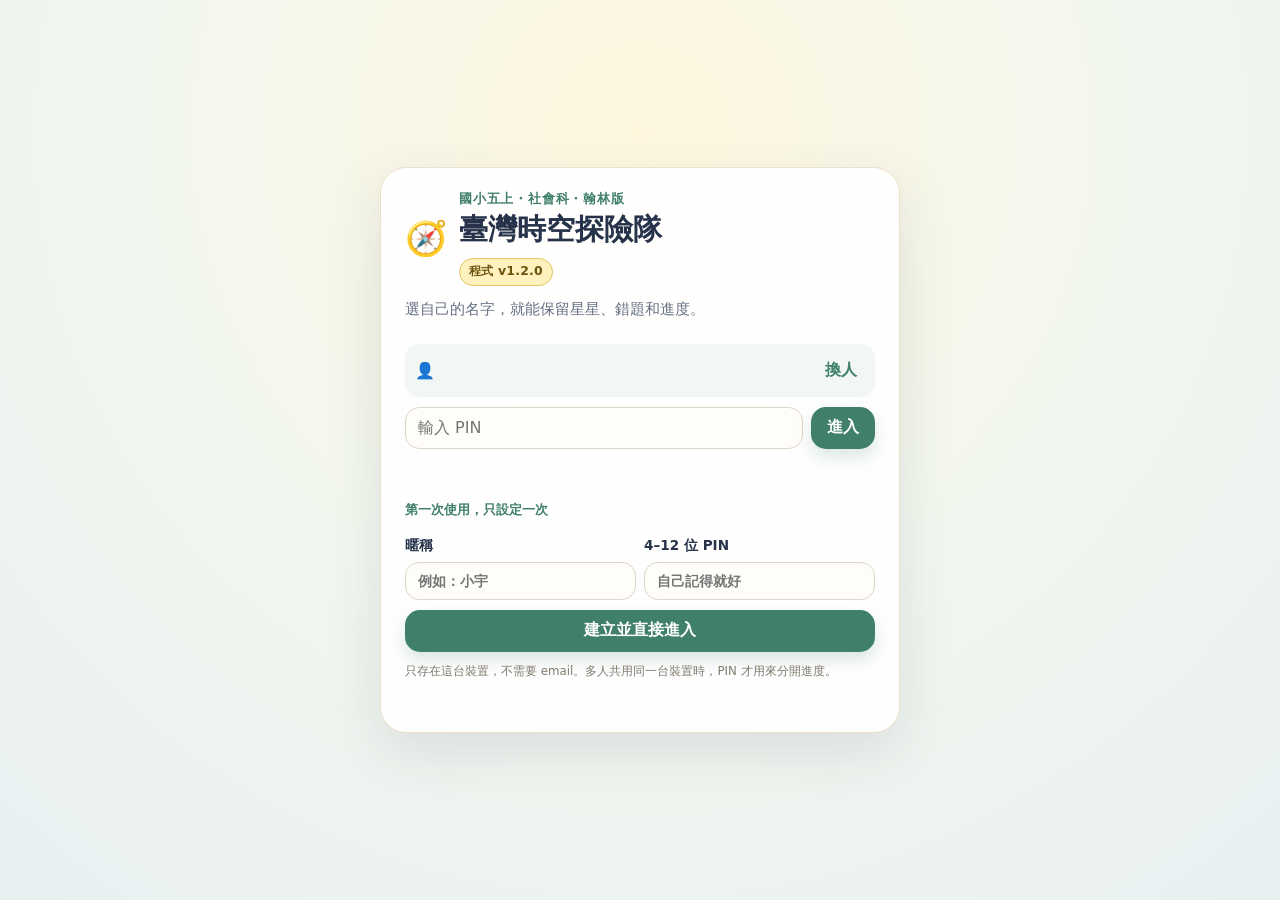
<file: index.html>
<!doctype html>
<html lang="zh-Hant">
<head>
  <meta charset="utf-8" />
  <meta name="viewport" content="width=device-width,initial-scale=1,viewport-fit=cover" />
  <meta name="theme-color" content="#FFF8E7" />
  <meta name="description" content="翰林版國小五年級上學期社會互動學習網站：臺灣時空探險隊。" />
  <meta name="application-name" content="臺灣時空探險隊" />
  <link rel="manifest" href="./manifest.webmanifest" />
  <link rel="icon" href="./assets/compass.svg" type="image/svg+xml" />
  <title>臺灣時空探險隊｜翰林五上社會</title>
  <link rel="stylesheet" href="./styles.css?v=1.3.0" />
</head>
<body>
  <section id="authView" class="auth-view auth-compact-view">
    <div class="auth-card auth-card-compact">
      <div class="auth-mini-brand"><span>🧭</span><div><p class="eyebrow">國小五上・社會科・翰林版</p><h1>臺灣時空探險隊</h1><span class="version-badge">程式 v1.3.0</span></div></div>
      <p class="auth-lead compact-lead">選自己的名字，就能保留星星、錯題和進度。</p>

      <div id="accountPicker" class="account-picker" hidden>
        <p class="small-label">我是誰？</p>
        <div id="accountList" class="account-list account-list-compact"></div>
        <button type="button" id="addAccount" class="text-btn auth-add">＋ 新增探險家</button>
      </div>

      <form id="loginForm" class="auth-form auth-form-compact" hidden>
        <div class="selected-user"><span>👤</span><b id="loginName"></b><button type="button" id="switchAccount" class="text-btn">換人</button></div>
        <div class="auth-inline-row"><label class="sr-only" for="loginPin">PIN</label><input id="loginPin" type="password" inputmode="numeric" autocomplete="current-password" minlength="4" maxlength="12" required placeholder="輸入 PIN"><button class="primary-btn compact-btn" type="submit">進入</button></div>
        <p id="loginMsg" class="form-msg" role="status"></p>
      </form>

      <form id="createForm" class="auth-form auth-form-compact">
        <p class="small-label">第一次使用，只設定一次</p>
        <div class="auth-stack-small"><label>暱稱<input id="createName" type="text" maxlength="12" autocomplete="nickname" required placeholder="例如：小宇"></label><label>4–12 位 PIN<input id="createPin" type="password" minlength="4" maxlength="12" inputmode="numeric" autocomplete="new-password" required placeholder="自己記得就好"></label></div>
        <button class="primary-btn compact-btn" type="submit">建立並直接進入</button>
        <p class="tiny-note">只存在這台裝置，不需要 email。多人共用同一台裝置時，PIN 才用來分開進度。</p>
        <p id="createMsg" class="form-msg" role="status"></p>
      </form>
    </div>
  </section>

  <div id="appView" class="app-shell" hidden>
    <header class="topbar">
      <div class="brand-wrap"><div class="avatar" aria-hidden="true">🧭</div><div><p class="eyebrow">國小五上・社會科・翰林版</p><h1>臺灣時空探險隊 <small class="top-version">v1.3.0</small></h1></div></div>
      <div class="status-strip"><span>⭐ <b id="stars">0</b></span><span>🔥 <b id="streak">1</b> 天</span><button id="profileBtn" class="profile-chip" type="button">👤 <b id="profileName">探險家</b></button></div>
    </header>

    <main class="home-simple">
      <section class="current-unit-card card" aria-labelledby="current-unit-heading">
        <div class="exam-scope-switch" aria-label="本次段考範圍切換">
          <span>本次段考範圍</span>
          <button type="button" data-open-scope-unit="1">① 第一單元</button>
          <button type="button" data-open-scope-unit="2">② 第二單元</button>
        </div>
        <div class="unit-now-head"><div><span class="pill" id="currentUnitPill">第一單元</span><h2 id="current-unit-heading">臺灣的位置與先民足跡</h2><p id="currentUnitSubtitle" class="muted">先用地圖找到臺灣，再追蹤先民與原住民族如何在環境中生活。</p></div><div class="unit-now-emoji" id="currentUnitEmoji">🗺️</div></div>
        <div id="currentLessonList" class="current-lesson-list"></div>
        <div class="continue-inline"><div><b id="continueLabel">下一站</b><span id="continueNext">第一課｜從地圖探索臺灣的位置與發展</span></div><button class="primary-btn" id="enterNextLesson">繼續學習</button></div>
      </section>

      <section id="unit1GameCard" class="game-launch-card card" hidden>
        <div class="game-launch-copy"><span class="pill game-pill">🎲 第一單元遊戲</span><h2>寶島時空藏寶局</h2><p>擲骰子走臺灣：收集地方資產、季節漁獲、考古寶物與部落智慧徽章。每局 15 回合；棋格只給線索，答對才揭曉，重複踩格會換題。</p><div class="game-mini-stats"><span>🧭 地理</span><span>🌬️ 季風</span><span>🌊 洋流</span><span>🏺 史前</span><span>🧑🏽‍🤝‍🧑🏽 族群</span></div><div id="gameRecord" class="game-record" hidden></div></div>
        <button class="primary-btn game-launch-btn" id="openUnit1Game">🎲 玩一局</button>
      </section>

      <section id="unit2GameCard" class="game-launch-card card voyage-card" hidden>
        <div class="game-launch-copy"><span class="pill game-pill">⛵ 第二單元遊戲</span><h2>大航海航路任務局</h2><p>從亞洲商品、荷蘭與西班牙據點一路航到鄭氏政權；收集航線、貨物、古堡史料與文化線索。</p><div class="game-mini-stats"><span>🧭 航路</span><span>🏰 古堡</span><span>📦 貿易</span><span>⚔️ 政權</span><span>🔤 文化痕跡</span></div><div id="gameRecord2" class="game-record" hidden></div></div>
        <button class="primary-btn game-launch-btn" id="openUnit2Game">⛵ 出航一局</button>
      </section>

      <section id="examCheckpointCard" class="exam-ready-card card" hidden>
        <div><span class="pill alert-pill">🔔 段考前檢核</span><h2>第一、二單元完成了，要段考囉！</h2><p>先做一份 40 分鐘 A／B 模擬卷；考完只救真正答錯的觀念。</p></div><button class="primary-btn" id="openExamCheckpoint">開始模擬考</button>
      </section>

      <section id="rescueHomeCard" class="rescue-home-card card" hidden>
        <div><span class="section-kicker">🛟 弱點救援</span><h3 id="rescueTitle">有觀念需要再確認</h3><p id="rescueText" class="muted"></p></div><button class="secondary-btn" id="rescueBtn">只救錯的地方</button>
      </section>

      <section class="home-tip-strip" aria-label="學習提示"><span>📌 一次只學一小段</span><span>🔊 文字與題目都能朗讀</span><span>🗺️ 地理課優先看圖再讀字</span></section>
    </main>

    <nav class="bottom-nav" aria-label="主要導覽">
      <button class="nav-item active" data-nav="home"><span>🏠</span>首頁</button>
      <button class="nav-item" data-nav="unit"><span>📚</span>本單元</button>
      <button class="nav-item" data-nav="rescue"><span>🛟</span>救援</button>
      <button class="nav-item" data-nav="me"><span>⭐</span>我的</button>
    </nav>
  </div>

  <dialog id="lessonDialog" class="lesson-dialog"><div class="dialog-inner lesson-inner"><button class="close-btn" data-close="lesson">×</button><div id="lessonContent"></div></div></dialog>
  <dialog id="unitDialog" class="unit-dialog"><div class="dialog-inner"><button class="close-btn" data-close="unit">×</button><div id="unitContent"></div></div></dialog>
  <dialog id="missionDialog" class="mission-dialog"><div class="dialog-inner"><button class="close-btn" data-close="mission">×</button><div id="missionContent"></div></div></dialog>
  <dialog id="profileDialog" class="profile-dialog"><div class="dialog-inner"><button class="close-btn" data-close="profile">×</button><div id="profileContent"></div></div></dialog>
  <dialog id="examDialog" class="exam-dialog"><div class="dialog-inner exam-inner"><button class="close-btn" data-close="exam">×</button><div id="examContent"></div></div></dialog>
  <dialog id="gameDialog" class="game-dialog"><div class="dialog-inner game-dialog-inner"><button class="close-btn" data-close="game">×</button><div id="gameContent"></div></div></dialog>

  <script src="./app.js?v=1.3.0"></script>
  <script src="./v08.js?v=1.3.0"></script>
  <script src="./v09.js?v=1.3.0"></script>
  <script src="./v10.js?v=1.3.0"></script>
  <script src="./v11.js?v=1.3.0"></script>
  <script src="./v12.js?v=1.3.0"></script>
  <script src="./v13.js?v=1.3.0"></script>
</body>
</html>
</file>
<file: styles.css>
:root{--bg:#fff8e7;--paper:#fffdf8;--ink:#26334a;--muted:#667085;--brand:#3f7f6b;--brand-dark:#2e6656;--sun:#f4bd54;--sky:#dff1ec;--purple:#7664a8;--line:#eadfca;--danger:#c45f4f;--shadow:0 12px 28px rgba(55,47,32,.08);--radius:22px}*{box-sizing:border-box}html{scroll-behavior:smooth}body{margin:0;font-family:ui-rounded,"Noto Sans TC","PingFang TC","Microsoft JhengHei",system-ui,sans-serif;background:linear-gradient(180deg,#fff8e7 0,#f8fbf7 100%);color:var(--ink);min-height:100vh}button,input{font:inherit}button:focus-visible,input:focus-visible{outline:3px solid #8fc6b4;outline-offset:3px}button{cursor:pointer}.auth-view{min-height:100vh;display:grid;place-items:center;padding:22px;background:radial-gradient(circle at 80% 10%,#f7dda4 0 10%,transparent 32%),linear-gradient(180deg,#fff8e7,#edf7f2)}.auth-card{width:min(100%,460px);background:rgba(255,255,255,.94);border:1px solid var(--line);border-radius:28px;padding:28px;box-shadow:0 24px 60px rgba(55,47,32,.13)}.auth-brand{width:62px;height:62px;display:grid;place-items:center;background:#fff5d8;border-radius:20px;font-size:32px;margin-bottom:12px}.auth-card h1{margin:4px 0 8px;font-size:1.85rem}.auth-lead{color:var(--muted);line-height:1.7}.auth-form{display:grid;gap:14px;margin-top:22px}.auth-form label{display:grid;gap:7px;font-weight:850;font-size:.92rem}.auth-form input{width:100%;border:1px solid #ded6c8;background:#fffdf9;border-radius:14px;padding:13px 14px;color:var(--ink)}.tiny-note{font-size:.78rem;line-height:1.55;color:#827a6e;margin:0}.form-msg{min-height:20px;margin:0;color:var(--danger);font-weight:800;font-size:.86rem}.account-picker{margin-top:20px}.small-label{font-size:.82rem;font-weight:900;color:var(--brand);margin:0 0 8px}.account-list{display:grid;gap:8px}.account-btn{display:flex;align-items:center;gap:10px;border:1px solid var(--line);background:white;border-radius:15px;padding:11px 12px;text-align:left}.account-btn span:first-child{font-size:1.25rem}.selected-user{display:flex;align-items:center;gap:8px;background:#f3f7f4;border-radius:14px;padding:10px 12px}.selected-user .text-btn{margin-left:auto}.app-shell{max-width:1120px;margin:auto;padding:18px 18px 110px}.topbar{display:flex;gap:18px;justify-content:space-between;align-items:center;margin-bottom:18px}.brand-wrap{display:flex;align-items:center;gap:12px}.avatar{width:52px;height:52px;display:grid;place-items:center;background:#fff;border:1px solid var(--line);border-radius:18px;font-size:27px;box-shadow:var(--shadow)}.eyebrow,.section-kicker{margin:0;color:var(--brand);font-size:.82rem;font-weight:800;letter-spacing:.06em}.topbar h1{font-size:1.4rem;margin:2px 0 0}.status-strip{display:flex;flex-wrap:wrap;gap:8px;justify-content:flex-end}.status-strip>span,.profile-chip{background:#fff;border:1px solid var(--line);padding:8px 11px;border-radius:999px;font-size:.88rem}.profile-chip{color:var(--ink)}.hero-card,.card{background:rgba(255,255,255,.86);border:1px solid rgba(224,212,188,.9);box-shadow:var(--shadow);border-radius:var(--radius)}.hero-card{padding:26px;display:grid;grid-template-columns:1.02fr 1.28fr;gap:22px;align-items:start;position:relative;overflow:hidden}.hero-card:after{content:"";position:absolute;width:180px;height:180px;border-radius:50%;background:#f7d88e;opacity:.18;right:-60px;top:-70px}.hero-copy{position:relative;z-index:1}.pill{display:inline-flex;background:#fff1ca;color:#7a5b17;font-weight:900;padding:7px 11px;border-radius:999px;font-size:.83rem}.hero-copy h2{font-size:clamp(1.7rem,4vw,2.6rem);line-height:1.12;margin:14px 0 8px}.hero-copy p{margin:0;color:var(--muted);line-height:1.7}.today-tasks{display:grid;gap:9px;position:relative;z-index:1}.task-row{border:1px solid var(--line);background:#fffdf8;border-radius:17px;padding:12px 13px;display:grid;grid-template-columns:42px 1fr auto;align-items:center;gap:9px;text-align:left;transition:.18s}.task-row:hover{transform:translateY(-1px);border-color:#b9d7cd}.task-row.done{background:#edf8f2;border-color:#b5dcca}.task-icon{width:39px;height:39px;border-radius:13px;display:grid;place-items:center;background:#f7f2e8;font-size:20px}.task-row strong{display:block;font-size:.98rem}.task-row small{display:block;color:var(--muted);margin-top:2px}.task-time{font-size:.8rem;color:#6f6250;background:#f7f1e7;padding:6px 8px;border-radius:999px}.primary-btn{border:0;background:var(--brand);color:white;border-radius:15px;padding:14px 18px;font-weight:900;font-size:1rem;box-shadow:0 8px 16px rgba(63,127,107,.18)}.hero-card>.primary-btn{grid-column:1/-1;position:relative;z-index:1}.primary-btn:hover{background:var(--brand-dark)}.two-col{display:grid;grid-template-columns:1.3fr .9fr;gap:14px;margin-top:14px}.card{padding:20px}.card-heading{display:flex;gap:12px;justify-content:space-between;align-items:flex-start}.card h3{font-size:1.08rem;line-height:1.45;margin:5px 0 0}.unit-badge{min-width:44px;height:44px;border-radius:14px;display:grid;place-items:center;background:#e5f2ed;color:var(--brand-dark);font-weight:900}.unit-badge.soft{background:#f4efe5}.muted{color:var(--muted);line-height:1.65;font-size:.93rem}.progress-wrap{display:grid;grid-template-columns:1fr 44px;align-items:center;gap:9px;margin:16px 0}.progress-track{height:10px;background:#eee8dc;border-radius:999px;overflow:hidden}.progress-bar{height:100%;width:0;background:linear-gradient(90deg,#6aa48f,#87bda9);border-radius:999px;transition:.3s}.progress-wrap span{font-size:.8rem;font-weight:800;color:var(--brand-dark)}.secondary-btn,.ghost-btn{border:0;border-radius:13px;padding:11px 14px;font-weight:800}.secondary-btn{background:#edf6f3;color:var(--brand-dark)}.ghost-btn{background:#f5f1e8;color:#8b8376}.ghost-btn:disabled{opacity:.7;cursor:default}.map-peek{margin-top:14px}.map-heading{align-items:center}.text-btn{border:0;background:transparent;color:var(--brand);font-weight:900;padding:8px}.map-preview{display:flex;align-items:center;margin:18px 4px 4px}.dot{width:14px;height:14px;border-radius:50%;background:#ddd4c4;border:3px solid white;box-shadow:0 0 0 1px #ddd4c4}.dot.active{background:var(--brand);box-shadow:0 0 0 1px var(--brand)}.route{height:3px;background:#e5dccd;flex:1}.semester-map{display:grid;gap:8px;margin-top:15px}.unit-stop{display:grid;grid-template-columns:45px 1fr;align-items:center;gap:11px;border:1px solid var(--line);background:#fffdf9;border-radius:15px;padding:12px;text-align:left}.unit-stop:hover{border-color:#b9d7cd}.unit-stop.current{background:#f1f8f5}.unit-stop.project{background:#faf4ff}.stop-no{width:37px;height:37px;display:grid;place-items:center;border-radius:12px;background:#edf3ef;color:var(--brand-dark);font-weight:900}.unit-stop b{display:block}.unit-stop small{display:block;color:var(--muted);margin-top:3px}.quiet-tools{display:flex;gap:8px;flex-wrap:wrap;justify-content:center;margin:17px 0 0}.quiet-tool{border:0;background:transparent;color:#7b756b;padding:9px 10px;border-radius:999px;font-weight:700;font-size:.86rem}.quiet-tool:hover{background:#f4efe5}.bottom-nav{position:fixed;left:50%;bottom:12px;transform:translateX(-50%);width:min(92%,620px);display:grid;grid-template-columns:repeat(4,1fr);background:rgba(255,255,255,.94);backdrop-filter:blur(14px);border:1px solid rgba(222,213,195,.92);border-radius:20px;padding:7px;box-shadow:0 15px 34px rgba(48,42,31,.16);z-index:20}.nav-item{border:0;background:transparent;padding:7px 4px;border-radius:13px;color:#777167;font-size:.76rem;font-weight:800}.nav-item span{display:block;font-size:1.18rem;margin-bottom:2px}.nav-item.active{background:#edf6f2;color:var(--brand-dark)}dialog{border:0;padding:0;background:transparent;width:min(94vw,850px);max-height:92vh}dialog::backdrop{background:rgba(28,35,43,.38);backdrop-filter:blur(2px)}.dialog-inner{background:var(--paper);border-radius:22px;padding:26px;position:relative;box-shadow:0 22px 60px rgba(27,32,38,.22);overflow:auto;max-height:92vh}.close-btn{position:absolute;right:14px;top:12px;width:40px;height:40px;border:0;border-radius:50%;background:#f2eee6;font-size:26px;color:#625c54;z-index:3}.unit-title{padding-right:46px}.unit-title h2{margin:7px 0;font-size:1.65rem}.unit-title p{color:var(--muted);line-height:1.65}.lesson-list{display:grid;gap:9px;margin-top:18px}.lesson-card{border:1px solid var(--line);background:white;border-radius:15px;padding:14px}.lesson-card b{display:block}.lesson-card span{display:block;color:var(--muted);font-size:.86rem;margin-top:4px}.six-steps{display:flex;gap:6px;flex-wrap:wrap;margin:18px 0}.six-steps span{background:#f3f1e8;border-radius:999px;padding:7px 9px;font-size:.78rem;font-weight:800}.mini-activity{background:#eef7f4;border-radius:18px;padding:18px;margin-top:16px}.choice-grid{display:grid;grid-template-columns:repeat(3,1fr);gap:8px;margin-top:12px}.choice{border:1px solid #cfe0da;background:white;border-radius:13px;padding:12px 8px}.choice.correct{background:#e7f6ed;border-color:#98cdb1}.choice.wrong{background:#fff0eb;border-color:#e7b4a7}.feedback{min-height:24px;margin:10px 0 0;font-weight:800}.source-note{font-size:.77rem;color:#8b857b;margin-top:20px;line-height:1.5}.lesson-header{padding-right:48px}.lesson-header h2{margin:7px 0}.stage-tabs{display:flex;gap:7px;overflow-x:auto;padding:4px 0 10px;margin:14px 0 6px}.stage-tab{border:1px solid var(--line);background:#fff;border-radius:999px;padding:8px 11px;white-space:nowrap;font-size:.8rem;font-weight:850}.stage-tab.active{background:#e8f5ef;border-color:#b9d7cd;color:var(--brand-dark)}.stage-tab.done:after{content:" ✓"}.stage-panel{background:#fff;border:1px solid var(--line);border-radius:20px;padding:20px}.stage-panel h3{font-size:1.3rem;margin:0 0 7px}.stage-panel p{line-height:1.7}.stage-actions{display:flex;gap:9px;justify-content:flex-end;margin-top:18px}.stage-actions .secondary-btn{margin-right:auto}.east-asia-map{width:100%;max-height:330px;background:linear-gradient(#eaf5f7,#dff1ec);border-radius:18px;border:1px solid #d2e4df}.map-label{font-size:15px;font-weight:850;fill:#334}.taiwan-dot{fill:#e7684c;stroke:#fff;stroke-width:4}.fact-grid{display:grid;grid-template-columns:repeat(2,1fr);gap:10px;margin-top:14px}.fact-card{border:1px solid var(--line);border-radius:16px;padding:14px;background:#fffdf9}.fact-card b{display:block;margin-bottom:4px}.match-grid{display:grid;gap:9px;margin-top:14px}.match-row{display:grid;grid-template-columns:1fr 1fr;gap:8px}.match-row button{border:1px solid var(--line);background:white;border-radius:14px;padding:12px;text-align:left}.match-row button.selected{border-color:#75aa98;background:#ecf7f2}.story-strip{display:grid;grid-template-columns:repeat(4,1fr);gap:9px;margin-top:12px}.story-card{background:#f8f4ea;border-radius:16px;padding:14px;min-height:130px}.story-card .emoji{font-size:1.5rem}.story-card b{display:block;margin:7px 0}.evidence-box{border-left:5px solid #7aa992;background:#eef7f4;border-radius:0 14px 14px 0;padding:14px 16px;margin:12px 0}.quiz-q{border:1px solid var(--line);border-radius:16px;padding:15px;margin:11px 0;background:#fff}.quiz-q h4{margin:0 0 9px}.quiz-options{display:grid;gap:7px}.quiz-options button{border:1px solid var(--line);background:#fffdf9;border-radius:12px;padding:10px;text-align:left}.quiz-options button.correct{background:#e5f5eb;border-color:#96c8ad}.quiz-options button.wrong{background:#fff0eb;border-color:#e7b4a7}.rescue-list{display:grid;gap:9px}.rescue-item{background:#fff7eb;border:1px solid #f1d5aa;border-radius:15px;padding:13px}.achievement-grid{display:grid;grid-template-columns:repeat(2,1fr);gap:9px}.badge-card{border:1px solid var(--line);border-radius:15px;padding:13px;background:white}.badge-card.locked{opacity:.5}.danger-btn{border:0;background:#fff0ed;color:#a64c3f;border-radius:13px;padding:11px 13px;font-weight:850}.profile-actions{display:flex;gap:9px;flex-wrap:wrap;margin-top:16px}.profile-stats{display:grid;grid-template-columns:repeat(3,1fr);gap:8px;margin:15px 0}.stat-box{background:#f4f7f4;border-radius:15px;padding:12px;text-align:center}.stat-box b{display:block;font-size:1.25rem}.hidden{display:none!important}@media(max-width:760px){.app-shell{padding:12px 12px 96px}.topbar{align-items:flex-start}.profile-chip b{display:none}.hero-card{grid-template-columns:1fr;padding:20px;gap:15px}.hero-copy h2{font-size:1.8rem}.two-col{grid-template-columns:1fr}.quiet-tools{justify-content:flex-start;overflow-x:auto;flex-wrap:nowrap;padding-bottom:3px}.quiet-tool{white-space:nowrap}.topbar h1{font-size:1.12rem}.eyebrow{font-size:.72rem}.avatar{width:45px;height:45px;font-size:23px}.status-strip{gap:5px}.status-strip>span,.profile-chip{padding:7px 8px;font-size:.77rem}.choice-grid,.fact-grid,.story-strip{grid-template-columns:1fr}.match-row{grid-template-columns:1fr}.bottom-nav{bottom:8px}.card{padding:17px}.dialog-inner{padding:22px 16px}.stage-panel{padding:17px}.stage-actions{flex-wrap:wrap}.stage-actions>*{flex:1}.stage-actions .secondary-btn{margin-right:0}.profile-stats{grid-template-columns:1fr 1fr 1fr}}@media(max-width:430px){.status-strip{max-width:142px}.task-row{grid-template-columns:40px 1fr}.task-time{display:none}.hero-card{padding:17px}.map-heading{align-items:flex-start}.text-btn{white-space:nowrap}.unit-title h2{font-size:1.4rem}.auth-card{padding:22px 18px}.stage-tab{font-size:.74rem}.achievement-grid{grid-template-columns:1fr}}

.auth-add{margin-top:10px;width:100%;text-align:center}.account-btn small{display:block;color:var(--muted);margin-top:2px}

/* v0.6 — content expansion without adding homepage clutter */
.checkpoint-stop{display:grid;grid-template-columns:45px 1fr;align-items:center;gap:11px;border:1px solid #dfd0ee;background:#faf5ff;border-radius:15px;padding:12px;text-align:left;width:100%}.checkpoint-stop:hover{border-color:#bca1da}.checkpoint-stop .stop-no{background:#efe4f8;color:#6b4b8d}.lesson-card{display:flex;align-items:center;justify-content:space-between;gap:12px}.lesson-line{min-width:0}.lesson-done{background:#f1f8f5;border-color:#c4dfd5}.checkpoint-mini{margin-top:14px;padding:16px;border-radius:17px;background:#f7f0ff;border:1px solid #dfd0ee;display:grid;gap:8px}.checkpoint-mini b,.checkpoint-mini span{display:block}.checkpoint-mini span{color:var(--muted);font-size:.9rem;line-height:1.5}.checkpoint-mini .primary-btn{justify-self:start;margin-top:4px}
.layer-box{border-radius:18px;overflow:hidden;border:1px solid #d9c9ad;margin:15px 0}.soil-layer{padding:15px 18px;display:flex;justify-content:space-between;gap:12px;align-items:center}.soil-layer b{font-size:.94rem}.soil-layer span{font-size:.84rem}.soil-layer.modern{background:#dcebd8}.soil-layer.metal{background:#d7bd95}.soil-layer.neolithic{background:#b78c65;color:#fff}.soil-layer.paleolithic{background:#795d49;color:#fff}.island-scene{min-height:260px;border-radius:18px;background:linear-gradient(160deg,#dcebcf 0 52%,#bfe3ea 52%);position:relative;overflow:hidden;margin:15px 0}.mountain-shape{position:absolute;left:10%;top:16%;font-size:6rem;filter:drop-shadow(0 10px 8px #0002)}.coast-shape{position:absolute;right:10%;bottom:16%;font-size:5rem}.scene-note{position:absolute;left:50%;top:50%;transform:translate(-50%,-50%);background:#fffdf4e8;backdrop-filter:blur(6px);padding:16px 18px;border-radius:16px;width:min(70%,430px);box-shadow:0 12px 30px #0002}.scene-note b,.scene-note span{display:block}.scene-note span{font-size:.88rem;line-height:1.55;margin-top:5px;color:var(--muted)}
.voyage-map{height:290px;border-radius:18px;background:linear-gradient(#dff1ec,#cae5e9);position:relative;overflow:hidden;border:1px solid #c5ded9;margin:15px 0}.route-node{position:absolute;background:#fff;border:1px solid #ccd8d3;border-radius:999px;padding:8px 12px;font-weight:900;z-index:2;box-shadow:0 5px 14px #0001}.route-node.europe{left:7%;top:25%}.route-node.asia{right:13%;top:20%}.route-node.taiwan{right:26%;top:48%;background:#fff3d8;border-color:#e7c67d}.route-node.sea{right:8%;bottom:14%}.route-line{position:absolute;height:4px;background:#6aa0b7;transform-origin:left center;border-radius:999px;opacity:.75}.route-line.r1{width:51%;left:16%;top:38%;transform:rotate(8deg)}.route-line.r2{width:25%;right:9%;top:38%;transform:rotate(116deg)}.route-line.r3{width:23%;right:10%;bottom:29%;transform:rotate(-18deg)}.ship{position:absolute;font-size:2rem;z-index:3}.ship.s1{left:43%;top:31%}.ship.s2{right:19%;bottom:30%}.legacy-grid{display:grid;grid-template-columns:repeat(2,1fr);gap:10px;margin:15px 0}.legacy-grid>div{background:#f8f4ea;border:1px solid var(--line);border-radius:16px;padding:16px}.legacy-grid span{font-size:2rem;display:block}.legacy-grid b,.legacy-grid small{display:block}.legacy-grid small{margin-top:5px;color:var(--muted);line-height:1.45}
.match-board{display:grid;grid-template-columns:1fr 1fr;gap:12px;margin:15px 0}.match-column{display:grid;gap:9px}.match-column button{border:1px solid var(--line);background:#fffdf9;border-radius:14px;padding:13px;text-align:left;line-height:1.35}.match-column button.selected{background:#e9f5f0;border-color:#7ead9c}.match-column button.correct{background:#e4f4e9;border-color:#8bc3a5}.match-column button:disabled{opacity:.8}.memory-line{background:#eef7f4;border-radius:14px;padding:13px 15px;margin-top:13px;line-height:1.55}.evidence-choice{width:100%;display:grid;grid-template-columns:38px 1fr;gap:9px;align-items:center;text-align:left;border:1px solid var(--line);background:#fffdf9;border-radius:15px;padding:12px 13px;margin:8px 0;line-height:1.5}.evidence-choice>span{width:32px;height:32px;border-radius:10px;background:#f0ece3;display:grid;place-items:center;font-weight:900}.evidence-choice.correct{background:#e6f5eb;border-color:#92c9a9}.evidence-choice.wrong{background:#fff0eb;border-color:#e2aa9d}
.exam-inner{max-width:900px}.exam-head{padding-right:46px}.exam-head h2{margin:7px 0}.exam-head p{color:var(--muted);line-height:1.6}.exam-cards{display:grid;grid-template-columns:1fr 1fr;gap:12px;margin:18px 0}.exam-card{border:1px solid var(--line);background:#fff;border-radius:20px;padding:20px;text-align:left}.exam-card:hover{border-color:#9fc8b9;transform:translateY(-1px)}.exam-card>span{font-size:2rem;display:block}.exam-card b{font-size:1.35rem;display:block;margin:8px 0 4px}.exam-card small,.exam-card em{display:block}.exam-card small{color:var(--brand-dark);font-weight:850}.exam-card em{font-style:normal;color:var(--muted);margin-top:9px;line-height:1.5}.exam-note{background:#f4f1e9;border-radius:16px;padding:14px 16px}.exam-note b,.exam-note span{display:block}.exam-note span{margin-top:4px;color:var(--muted);font-size:.88rem}.exam-section{margin:20px 0;border-top:1px solid var(--line);padding-top:15px}.exam-section h3{font-size:1.08rem}.exam-q{padding:13px 0;border-bottom:1px dashed #e5ded1}.exam-q>b{display:block;line-height:1.5}.exam-q>b span{float:right;font-size:.78rem;color:#7c7468;background:#f3eee5;padding:3px 7px;border-radius:999px}.exam-options{display:grid;gap:7px;margin-top:9px}.exam-options label{border:1px solid var(--line);border-radius:12px;padding:10px 12px;background:#fffdf9;line-height:1.45}.exam-options label:has(input:checked){background:#ecf6f2;border-color:#9bc6b7}.exam-submit{position:sticky;bottom:-26px;background:linear-gradient(transparent 0,#fff 26%,#fff 100%);padding:28px 0 4px;display:flex;justify-content:flex-end;gap:12px;align-items:center}.exam-submit p{margin:0 auto 0 0;color:var(--muted);font-size:.88rem}.score-hero{text-align:center;padding:30px 10px}.score-hero>span{display:block;color:var(--muted);font-weight:800}.score-hero strong{font-size:5rem;line-height:1;color:var(--brand-dark);display:inline-block;margin:18px 0 0}.score-hero>small{font-size:1.1rem;color:var(--muted)}.score-hero h2{margin:13px 0 7px}.score-hero p{color:var(--muted)}.score-actions{display:flex;justify-content:center;gap:10px;margin-top:18px}.exam-mini-stats{display:flex;gap:8px;flex-wrap:wrap;margin:8px 0 18px}.exam-mini-stats span{background:#f3efe7;border-radius:999px;padding:8px 10px;font-size:.86rem}.timeline{position:relative;margin:18px 0}.timeline:before{content:"";position:absolute;left:52px;top:0;bottom:0;width:3px;background:#d8ded9}.time-item{position:relative;display:grid;grid-template-columns:45px 1fr;gap:18px;align-items:start;padding:0 0 18px}.time-item b{background:#e7f3ed;color:var(--brand-dark);border-radius:10px;padding:6px 5px;text-align:center;z-index:1}.time-item span{padding:5px 0;line-height:1.45}.time-item.future{opacity:.42}
@media(max-width:760px){.lesson-card{align-items:stretch;flex-direction:column}.lesson-card .secondary-btn{align-self:flex-start}.match-board,.exam-cards,.legacy-grid{grid-template-columns:1fr}.soil-layer{align-items:flex-start;flex-direction:column}.voyage-map{height:250px}.scene-note{width:78%}.exam-submit{bottom:-22px;flex-direction:column;align-items:stretch}.exam-submit p{margin:0}.exam-submit .primary-btn{width:100%}.score-actions{flex-direction:column}.route-node{font-size:.76rem;padding:6px 8px}.route-node.taiwan{right:29%}}
.unit-stop.done .stop-no,.checkpoint-stop.done .stop-no{background:#dff1e7;color:#2f745b}.unit-stop.done .stop-no:after{content:"✓";font-size:.72rem;margin-left:2px}.checkpoint-stop.done{background:#f2f8f4}


/* v0.6 richer lessons, speech, complete units, realistic exam */
.read-row,.question-line,.fact-top{display:flex;align-items:flex-start;gap:9px;justify-content:space-between}.read-row h2,.question-line span{flex:1}.speak-btn{flex:0 0 auto;width:36px;height:36px;border:1px solid #cfd8d3;border-radius:12px;background:#fff;color:#285d4d;display:grid;place-items:center;cursor:pointer;font-size:1rem;box-shadow:0 3px 10px #0000000a}.speak-btn:hover,.speak-btn.speaking{background:#e2f3ec;border-color:#83b5a3}.fact-top .speak-btn{width:30px;height:30px;border-radius:10px;font-size:.88rem}.focus-title{margin:18px 0 10px}.exam-focus{margin-top:14px;border-left:4px solid #d79c42;background:#fff5df;padding:12px 14px;border-radius:10px}.exam-focus b,.exam-focus span{display:block}.exam-focus span{color:var(--muted);margin-top:3px}
.concept-river,.research-flow{display:flex;align-items:center;justify-content:center;gap:10px;flex-wrap:wrap;background:#edf6f2;border:1px solid #c9ddd5;border-radius:18px;padding:22px;margin:15px 0}.concept-river>div,.research-flow>span{background:#fff;border-radius:14px;padding:12px 14px;font-weight:850}.concept-river>span,.research-flow>b{color:#81938b}.port-scene,.coast-compare{display:grid;grid-template-columns:repeat(2,1fr);gap:10px;margin:15px 0}.port-scene>div,.coast-compare>div{background:#f6f2e8;border:1px solid var(--line);border-radius:16px;padding:16px}.port-scene b,.port-scene small,.coast-compare b,.coast-compare span,.coast-compare small{display:block}.port-scene>div:first-letter{font-size:1.5rem}.port-scene small,.coast-compare small{color:var(--muted);margin-top:5px}.terrain-band{display:grid;grid-template-columns:1.4fr 1fr 1.4fr .8fr;align-items:end;gap:6px;background:linear-gradient(#dcefee 0 58%,#d8cbaa 58%);min-height:220px;border-radius:18px;padding:25px 15px 15px;margin:15px 0;overflow:hidden}.terrain-band>div{display:grid;place-items:center;text-align:center;font-size:3rem}.terrain-band b{font-size:.85rem;background:#ffffffdd;border-radius:999px;padding:4px 8px}.mount{padding-bottom:60px}.hill{padding-bottom:32px}.river{font-size:2.2rem!important}.balance-visual{display:grid;grid-template-columns:1fr 70px 1fr;gap:12px;align-items:center;text-align:center;background:#f5f5ed;border:1px solid var(--line);border-radius:18px;padding:20px;margin:15px 0}.balance-visual>div{background:#fff;border-radius:14px;padding:18px;font-size:1.6rem}.balance-visual b{display:block;font-size:.9rem}.balance-visual p{grid-column:1/-1;margin:4px 0;color:var(--muted);line-height:1.5}.balance-mid{font-size:2.3rem!important;background:transparent!important}
.exam-start-card{max-width:620px;margin:30px auto;text-align:center;background:#fbf8f0;border:1px solid var(--line);border-radius:22px;padding:28px}.big-clock{font:900 3.6rem/1 ui-monospace,SFMono-Regular,Consolas,monospace;color:#3b6256}.exam-rules{display:flex;gap:8px;justify-content:center;flex-wrap:wrap;margin:16px 0}.exam-rules span{background:#fff;border:1px solid var(--line);border-radius:999px;padding:7px 10px;font-size:.83rem}.exam-sticky{position:sticky;top:-26px;z-index:5;margin:-26px -26px 15px;padding:15px 26px 12px;background:#fffdf9ed;backdrop-filter:blur(10px);border-bottom:1px solid var(--line);display:flex;justify-content:space-between;align-items:center;gap:12px}.exam-sticky b,.exam-sticky small{display:block}.exam-sticky small{color:var(--muted)}.timer-box{font:900 1.5rem/1 ui-monospace,SFMono-Regular,Consolas,monospace;background:#273f38;color:#fff;border-radius:13px;padding:10px 13px;min-width:82px;text-align:center}.exam-q em{font-style:normal;color:#7c7468;background:#f3eee5;padding:3px 7px;border-radius:999px;font-size:.76rem;white-space:nowrap}.exam-options.inline{grid-template-columns:repeat(2,minmax(0,1fr))}.exam-input,.exam-select,.exam-textarea{width:100%;box-sizing:border-box;border:1px solid var(--line);background:#fffdf9;border-radius:12px;padding:11px 12px;font:inherit;margin-top:9px}.exam-textarea{resize:vertical;line-height:1.5}.exam-context{background:#eef5f2;border:1px solid #cbded7;border-radius:16px;padding:14px 16px;margin:10px 0 15px;line-height:1.65}.context-head{font-weight:900;display:flex;justify-content:space-between;align-items:center;margin-bottom:6px}.mini-data{width:100%;border-collapse:collapse;background:#fff}.mini-data th,.mini-data td{padding:8px 10px;border:1px solid #d7ddd9;text-align:left}.mini-map-note{display:grid;gap:7px}.mini-map-note b{font-size:1rem}.mini-map-note span{color:#36473f}.exam-section h3{position:relative}.exam-section h3:after{content:"";display:block;width:44px;height:3px;background:#d9a64b;border-radius:99px;margin-top:7px}
@media(max-width:760px){.port-scene,.coast-compare{grid-template-columns:1fr}.terrain-band{grid-template-columns:1fr 1fr;min-height:300px}.mount,.hill{padding-bottom:0}.balance-visual{grid-template-columns:1fr}.balance-mid{transform:rotate(90deg)}.balance-visual p{grid-column:1}.exam-sticky{top:-22px;margin:-22px -16px 12px;padding:12px 16px}.exam-options.inline{grid-template-columns:1fr}.question-line{gap:6px}.speak-btn{width:34px;height:34px}}

/* v0.7 Unit 1 deep-content learning maps and review */
.focus-route{display:grid;grid-template-columns:repeat(4,1fr);gap:8px;margin:12px 0 18px}.focus-route span{background:#eef7f3;border:1px solid #c9ddd5;border-radius:13px;padding:10px;text-align:center;font-weight:900;color:var(--brand-dark)}
.learning-map-card{border:1px solid var(--line);background:#f8fbfa;border-radius:20px;padding:14px;margin:15px 0}.map-title{display:flex;justify-content:space-between;align-items:center;gap:12px;margin-bottom:9px}.map-title b{font-size:1.02rem}.map-title span{color:var(--muted);font-size:.82rem}.world-study-map,.eastasia-study-map,.jade-map,.indigenous-study-map,.exam-visual svg{width:100%;height:auto;display:block;border-radius:16px}.sea-bg{fill:#e9f5f7;stroke:#c8dcde;stroke-width:2}.land-shape{fill:#e6d7ae;stroke:#bda979;stroke-width:2}.island-chain{fill:none;stroke:#b79f70;stroke-width:16;stroke-linecap:round;stroke-dasharray:16 18}.taiwan-shape{fill:#6ba58e;stroke:#2f6a59;stroke-width:2}.taiwan-dot{fill:#e0614d}.taiwan-label{font-size:18px;font-weight:900;fill:#a94033}.map-number circle{fill:#fff8de;stroke:#c99939;stroke-width:2}.map-number text{font-size:16px;font-weight:900;text-anchor:middle;fill:#6d4f13}.map-legend-note{font-size:.78rem;color:#746d63;line-height:1.55;margin-top:8px}.island-dot circle{fill:#d88a52;stroke:#fff;stroke-width:2}.island-dot text,.tribe-zone text{font-size:15px;font-weight:850;fill:#39483f}.coast-line{fill:none;stroke:#bba77e;stroke-width:26;stroke-linecap:round}.jade-source{fill:#2d8a6b}.trade-arrow{fill:none;stroke:#3b8b75;stroke-width:4;stroke-dasharray:9 7}.jade-map text{font-size:14px;font-weight:800;fill:#35433e}
.select-activity{border:1px solid #d8e3df;background:#fff;border-radius:18px;padding:16px;margin:14px 0}.select-activity h4{margin:0 0 12px}.select-activity label{display:grid;grid-template-columns:minmax(180px,1fr) minmax(150px,.7fr);gap:10px;align-items:center;padding:7px 0;border-bottom:1px dashed #ece4d7}.select-activity label:last-of-type{border-bottom:0}.select-activity select{width:100%;border:1px solid #d7d1c5;border-radius:11px;padding:9px;background:#fffdf9}.select-activity select.answer-ok{border-color:#78b995;background:#eaf7ef}.select-activity select.answer-bad{border-color:#d88b7d;background:#fff1ed}.select-activity .secondary-btn{margin-top:12px}.feedback.good{color:#2d765a}
.scope-grid{display:grid;grid-template-columns:minmax(240px,.75fr) 1.25fr;gap:16px;align-items:center;margin:16px 0}.taiwan-scope-map svg{width:100%;height:auto}.number-card{display:flex;flex-direction:column;background:#fff1ca;border-radius:15px;padding:13px;margin:10px 0}.number-card b{font-size:1.55rem;color:#725515}.number-card span{color:#6f6553;font-size:.84rem}.compare-bars{display:grid;gap:6px;margin:10px 0}.compare-bars>div{display:grid;grid-template-columns:54px 1fr 72px;gap:8px;align-items:center;font-size:.8rem}.compare-bars i{height:9px;background:#cfe5dc;border-radius:999px;width:min(var(--w),100%)}.compare-bars b{text-align:right}.cause-strip{display:flex;flex-wrap:wrap;gap:8px;align-items:center;background:#fff5df;border-radius:16px;padding:14px}.cause-strip b{width:100%}.cause-strip span{background:white;border-radius:999px;padding:7px 10px;font-size:.83rem;font-weight:800}
.compare-table-wrap{overflow-x:auto;margin:14px 0}.study-table{width:100%;border-collapse:separate;border-spacing:0;min-width:690px;background:#fff;border:1px solid var(--line);border-radius:16px;overflow:hidden}.study-table th,.study-table td{padding:10px 11px;border-right:1px solid #ebe3d7;border-bottom:1px solid #ebe3d7;text-align:left;vertical-align:top;line-height:1.5;font-size:.86rem}.study-table th{background:#eef6f2;color:#305f50;font-size:.82rem}.study-table tr:last-child td{border-bottom:0}.study-table th:last-child,.study-table td:last-child{border-right:0}.season-cards,.museum-grid,.wisdom-grid{display:grid;grid-template-columns:repeat(3,1fr);gap:10px;margin:14px 0}.season-cards>div,.museum-grid>div,.wisdom-grid>div{background:#f8f4eb;border:1px solid var(--line);border-radius:15px;padding:14px}.season-cards b,.season-cards span,.museum-grid b,.museum-grid span,.wisdom-grid b,.wisdom-grid span{display:block}.season-cards span,.museum-grid span,.wisdom-grid span{margin-top:5px;color:var(--muted);line-height:1.55;font-size:.86rem}.blackface-card{display:grid;grid-template-columns:90px 1fr;gap:14px;align-items:center;background:#eef7f4;border:1px solid #c5ddd4;border-radius:18px;padding:16px}.spoonbill-icon{font-size:2.4rem;text-align:center}.reading-box{background:#f6f4ec;border-left:4px solid #7ea596;border-radius:12px;padding:14px 16px;margin:13px 0}.reading-box p{margin-bottom:0}
.timeline-rich{position:relative;border:1px solid var(--line);border-radius:18px;background:#fbfaf6;padding:48px 14px 14px;margin:16px 0}.timeline-axis{position:absolute;left:16px;right:16px;top:16px;height:3px;background:#cfc4ae}.timeline-axis span{position:absolute;transform:translateX(-50%);top:-8px;background:#fff;padding:4px 6px;border-radius:8px;font-size:.7rem;color:#716b60;white-space:nowrap}.timeline-axis span:first-child{transform:none}.timeline-axis span:last-child{transform:none}.era-band{border-radius:14px;padding:12px 14px;margin:8px 0;display:grid;grid-template-columns:100px 1fr;gap:8px;align-items:center}.era-band b{font-size:.95rem}.era-band span{font-size:.84rem;line-height:1.45}.era-band.old{background:#f2e7d0}.era-band.neo{background:#e7f1dd}.era-band.metal{background:#e6ebef}.concept-chain{display:flex;gap:7px;align-items:stretch;overflow-x:auto;padding:6px 0 12px}.concept-chain>div{min-width:160px;background:#fff8e4;border:1px solid #ead9aa;border-radius:15px;padding:12px}.concept-chain b,.concept-chain span{display:block}.concept-chain span{font-size:.8rem;color:#706958;line-height:1.45;margin-top:4px}.concept-chain>i{align-self:center;font-style:normal;font-size:1.4rem;color:#8a806e}.wh-grid{display:grid;grid-template-columns:repeat(3,1fr);gap:8px}.wh-grid>div{background:#f0f6f3;border-radius:14px;padding:11px}.wh-grid b,.wh-grid span{display:block}.wh-grid span{font-size:.82rem;color:var(--muted);margin-top:3px;line-height:1.45}
.indigenous-map-layout{display:grid;grid-template-columns:1.05fr .95fr;gap:14px;align-items:start}.all16{background:#fff;border:1px solid var(--line);border-radius:17px;padding:15px;margin-top:15px}.all16 p{font-size:.84rem;line-height:1.7;color:var(--muted)}.tip-chip{background:#fff2d4;border-radius:12px;padding:9px 11px;font-size:.82rem;font-weight:850}.hot{display:inline-block;background:#ffe8ad;color:#75530d;padding:3px 7px;border-radius:999px;font-size:.72rem;font-weight:900}.wisdom-grid{grid-template-columns:repeat(2,1fr)}
.unit1-review-card{background:#f2f8f5}.review-q{border-bottom:1px dashed #e6ded1;padding:12px 0}.review-q label{display:block;background:#fff;border:1px solid var(--line);border-radius:11px;padding:8px 10px;margin:6px 0}.review-q label:has(input:checked){background:#eaf5f0;border-color:#9bc7b7}.exam-visual{margin:10px 0}.mini-timeline{display:flex;align-items:center;gap:8px;overflow-x:auto}.mini-timeline>div{min-width:190px;background:#fff;border:1px solid var(--line);border-radius:14px;padding:12px}.mini-timeline b,.mini-timeline span{display:block}.mini-timeline span{font-size:.82rem;color:var(--muted);margin-top:4px}.mini-timeline i{font-style:normal;font-size:1.3rem;color:#8c8272}
@media(max-width:760px){.focus-route{grid-template-columns:1fr 1fr}.map-title{align-items:flex-start;flex-direction:column}.select-activity label{grid-template-columns:1fr}.scope-grid,.indigenous-map-layout{grid-template-columns:1fr}.season-cards,.museum-grid,.wisdom-grid,.wh-grid{grid-template-columns:1fr}.blackface-card{grid-template-columns:1fr}.era-band{grid-template-columns:1fr}.timeline-rich{padding-top:58px}.timeline-axis span{font-size:.62rem}.concept-chain{padding-bottom:16px}.study-table{min-width:620px}}
.local-feature-grid{display:grid;grid-template-columns:repeat(3,1fr);gap:9px;margin:14px 0}.local-feature-grid>div{background:#fff;border:1px solid var(--line);border-radius:14px;padding:12px}.local-feature-grid b,.local-feature-grid span{display:block}.local-feature-grid span{font-size:.82rem;color:var(--muted);line-height:1.5;margin-top:4px}@media(max-width:760px){.local-feature-grid{grid-template-columns:1fr}}
.fill-prompt{display:flex;align-items:center;gap:7px;justify-content:space-between}.fill-prompt .speak-btn{width:30px;height:30px}.definition-card{background:#fff5df;border:1px solid #ead7a9;border-radius:17px;padding:15px;margin:12px 0}.definition-card>b,.definition-card>span{display:block}.definition-card>span{margin-top:5px;line-height:1.6;color:var(--muted)}.artifact-pair{display:grid;grid-template-columns:1fr 1fr;gap:8px;margin-top:10px}.artifact-pair span{background:white;border-radius:12px;padding:10px;font-size:.83rem;line-height:1.5}.exam-archive{background:#f7f3eb;border:1px solid var(--line);border-radius:15px;padding:11px 13px;margin:13px 0}.exam-archive summary{font-weight:900;cursor:pointer}.exam-archive p{font-size:.8rem;color:var(--muted);margin-bottom:0}.archive-chips{display:flex;flex-wrap:wrap;gap:7px;margin-top:11px}.archive-chips span{background:white;border:1px solid var(--line);border-radius:999px;padding:6px 9px;font-size:.78rem}.legend-wisdom-table{display:grid;grid-template-columns:repeat(2,1fr);gap:8px;margin:12px 0}.legend-wisdom-table>div{background:#fff8e8;border:1px solid #eadbb9;border-radius:14px;padding:12px}.legend-wisdom-table b,.legend-wisdom-table span{display:block}.legend-wisdom-table span{font-size:.82rem;color:var(--muted);line-height:1.5;margin-top:4px}@media(max-width:760px){.artifact-pair,.legend-wisdom-table{grid-template-columns:1fr}}

/* ===== v0.8 visual-first / simplified child UI ===== */
.sr-only{position:absolute!important;width:1px;height:1px;padding:0;margin:-1px;overflow:hidden;clip:rect(0,0,0,0);white-space:nowrap;border:0}
.auth-compact-view{padding:20px;align-items:center;justify-content:center;background:radial-gradient(circle at 50% 15%,#fff8df 0,#f3f7ee 45%,#e9f0f2 100%)}
.auth-card-compact{width:min(520px,94vw);padding:22px 24px;border-radius:26px;min-height:0;box-shadow:0 18px 55px #3141541f}
.auth-mini-brand{display:flex;gap:12px;align-items:center}.auth-mini-brand>span{font-size:34px}.auth-mini-brand h1{font-size:clamp(1.35rem,4vw,1.8rem);margin:2px 0}.compact-lead{margin:10px 0 14px;font-size:.96rem}.account-list-compact{display:grid;grid-template-columns:repeat(auto-fit,minmax(145px,1fr));gap:8px}.account-list-compact .account-btn{min-height:62px;padding:9px 11px}.auth-form-compact{gap:10px}.auth-form-compact label{font-size:.85rem}.auth-form-compact input{padding:10px 12px}.auth-inline-row{display:grid;grid-template-columns:1fr auto;gap:8px}.auth-stack-small{display:grid;grid-template-columns:1fr 1fr;gap:8px}.compact-btn{padding:10px 16px;min-height:42px}.auth-card-compact .tiny-note{font-size:.74rem;margin:0}.auth-card-compact .selected-user{padding:8px 10px}
.home-simple{max-width:980px;margin:0 auto;padding:22px 18px 110px}.current-unit-card{padding:26px;border-radius:28px}.unit-now-head{display:flex;justify-content:space-between;gap:18px;align-items:flex-start}.unit-now-head h2{font-size:clamp(1.5rem,5vw,2.25rem);margin:8px 0}.unit-now-emoji{font-size:clamp(3rem,10vw,5rem);filter:drop-shadow(0 8px 14px #0001)}
.current-lesson-list{display:grid;gap:10px;margin:22px 0}.lesson-home-row{display:grid;grid-template-columns:38px 1fr 28px;gap:12px;align-items:center;text-align:left;border:1px solid #dbe4df;background:#fff;padding:14px 15px;border-radius:18px;color:inherit}.lesson-home-row.current{border:2px solid #ef9a52;background:#fff8ef;box-shadow:0 7px 20px #ef9a5220}.lesson-home-row.done{background:#f2faf3}.lesson-home-row:hover{transform:translateY(-1px)}.lesson-order{width:34px;height:34px;display:grid;place-items:center;border-radius:50%;background:#eef3ef;font-weight:900}.lesson-home-row.current .lesson-order{background:#ef9a52;color:#fff}.lesson-home-row b{display:block;font-size:.98rem}.lesson-home-row small{display:block;color:#6f7c78;margin-top:3px}.lesson-arrow{font-size:1.5rem;color:#9aa6a0}.continue-inline{display:flex;justify-content:space-between;align-items:center;gap:16px;padding-top:18px;border-top:1px dashed #d8dfda}.continue-inline>div{display:grid;gap:3px}.continue-inline span{color:#68756f}.exam-ready-card,.rescue-home-card{margin-top:16px;display:flex;justify-content:space-between;align-items:center;gap:18px;padding:20px 22px}.exam-ready-card{background:linear-gradient(135deg,#fff0dc,#fff8ee);border:2px solid #f0ae68}.alert-pill{background:#fee1bf;color:#8a4f15}.home-tip-strip{display:flex;flex-wrap:wrap;gap:8px;margin-top:16px}.home-tip-strip span{background:#ffffffc7;border:1px solid #e3e8e4;border-radius:999px;padding:8px 11px;font-size:.8rem;color:#63706b}
.stage-tabs-rich{display:flex;gap:7px;overflow-x:auto;padding-bottom:6px;scrollbar-width:thin}.stage-tabs-rich .stage-tab{min-width:max-content;display:flex;gap:5px;align-items:center}.rich-stage{max-width:1000px;margin:auto}.stage-intro.visual-intro{display:flex;gap:16px;align-items:center;background:#f7faf7;border:1px solid #e3eae4;border-radius:20px;padding:14px 16px;margin-bottom:16px}.big-emoji{font-size:42px}.visual-intro h3{margin:0 0 4px}.visual-intro p{margin:0;color:#63716b}
.map-tabbar,.season-switch{display:inline-flex;background:#edf2ef;border-radius:16px;padding:5px;gap:5px;margin:3px 0 14px}.map-tabbar button,.season-switch button{border:0;background:transparent;padding:9px 14px;border-radius:12px;font-weight:850;color:#607169}.map-tabbar button.active,.season-switch button.active{background:#fff;color:#263c35;box-shadow:0 3px 10px #273f3515}.map-lab{border:1px solid #dfe8e3;background:#fff;border-radius:24px;padding:14px;margin-bottom:15px}.map-lab-head{display:flex;justify-content:space-between;gap:10px;align-items:center}.map-lab-head h4{margin:2px 0}.mini-kicker{font-size:.72rem;text-transform:uppercase;letter-spacing:.08em;color:#8a6b45;font-weight:900}.map-progress{background:#eef5f1;padding:5px 9px;border-radius:999px;font-size:.8rem;font-weight:900}.accurate-map-wrap{position:relative;min-height:290px;display:grid;place-items:center;background:#eaf6fa;border-radius:18px;overflow:hidden;margin-top:10px}.accurate-map-wrap img{width:100%;height:100%;max-height:440px;object-fit:contain;background:#eaf6fa}.map-pulse-marker{position:absolute;transform:translate(-50%,-50%);width:34px;height:34px;display:grid;place-items:center;border-radius:50%;background:#ef664f;color:#fff;font-weight:950;border:4px solid #fff;box-shadow:0 0 0 7px #ef664f3b;animation:mapPulse 1.25s infinite}@keyframes mapPulse{50%{box-shadow:0 0 0 14px #ef664f10}}.map-credit{font-size:.68rem;color:#80908a;margin:6px 4px}.map-question-box{background:#f8faf9;border-radius:16px;padding:13px}.map-question-box>b{display:block;font-size:1.04rem;margin-bottom:8px}.choice-3{display:grid;grid-template-columns:repeat(3,1fr);gap:8px}.choice-3 button{border:1px solid #cddbd4;background:#fff;border-radius:14px;padding:10px;font-weight:850;color:#35453f}.choice-3 button:hover{border-color:#ef9a52}.choice-3 button.correct{background:#e8f7e9;border-color:#68a66b}.choice-3 button.wrong{background:#fff0ed;border-color:#df7668}.done-chip,.mini-complete{display:inline-flex;background:#e9f6e9;color:#34743b;border-radius:999px;padding:8px 12px;font-weight:900}.resource-strip{display:grid;grid-template-columns:repeat(auto-fit,minmax(200px,1fr));gap:9px;margin:14px 0}.resource-link{display:grid;grid-template-columns:30px 1fr;gap:1px 8px;align-items:center;text-decoration:none;color:#30443c;background:#f4f8f5;border:1px solid #d9e5dc;padding:11px 12px;border-radius:16px}.resource-link>span{font-size:22px;grid-row:1/3}.resource-link b{font-size:.88rem}.resource-link small{font-size:.7rem;color:#77847f}.resource-link:hover{background:#fff8ed;border-color:#efb26f}.mini-cause{display:flex;gap:9px;align-items:center;justify-content:center;flex-wrap:wrap;margin:14px 0;padding:12px;background:#fbf7ed;border-radius:18px}.mini-cause span{background:#fff;padding:9px 12px;border-radius:13px;font-weight:800}.mini-cause i{font-style:normal;color:#d68342;font-weight:950}
.two-visual-grid{display:grid;grid-template-columns:minmax(300px,1.15fr) minmax(250px,.85fr);gap:14px}.web-figure{margin:0;border:1px solid #dce6e1;background:#fff;border-radius:20px;overflow:hidden}.web-figure img{display:block;width:100%;height:auto;max-height:450px;object-fit:contain;background:#edf6f8}.web-figure figcaption{padding:7px 10px;color:#7d8985;font-size:.66rem}.region-map img{min-height:280px}.area-story{background:#f8faf8;border:1px solid #dfe8e2;border-radius:20px;padding:16px}.area-story h4{font-size:1.8rem;margin:4px 0;color:#d87836}.area-bars{display:grid;gap:7px;margin-top:14px}.area-bars>div{display:grid;grid-template-columns:58px 1fr 58px;align-items:center;gap:6px;font-size:.78rem}.area-bars i{height:11px;background:#93c9bc;border-radius:10px;width:min(100%,calc(var(--v)*1%))}.remember-box,.key-meaning{padding:14px 16px;border-left:5px solid #e8a154;background:#fff8ef;border-radius:0 16px 16px 0;margin:15px 0}.remember-box p,.key-meaning p{margin:5px 0 0}.island-card-grid{display:grid;grid-template-columns:repeat(3,1fr);gap:9px}.island-card-grid article{background:#fff;border:1px solid #dce6e1;border-radius:17px;padding:13px}.island-card-grid b{font-size:1.05rem}.island-card-grid span{display:block;color:#7d6b54;font-size:.72rem;margin:3px 0}.island-card-grid p{font-size:.83rem;margin:4px 0}.quick-check{margin:14px 0;background:#f4f8f5;border-radius:18px;padding:14px}.quick-check h4{margin:0 0 9px}
.monsoon-scene{display:grid;grid-template-columns:100px 1fr;gap:14px;align-items:center;min-height:160px;background:linear-gradient(135deg,#eef7fb,#f7fbf5);border:1px solid #dbe7e5;border-radius:22px;padding:18px}.wind-arrow{font-size:78px;text-align:center;font-weight:200;color:#4e8db4}.wind-arrow.sw{color:#e18b48}.monsoon-scene h4{font-size:1.45rem;margin:3px 0}.cause-tags{display:flex;flex-wrap:wrap;gap:6px}.cause-tags span{background:#fff;border-radius:999px;padding:6px 9px;font-size:.73rem}.photo-story-grid{display:grid;grid-template-columns:1fr 1fr;gap:12px;margin:14px 0}.photo-story-grid article{display:grid;grid-template-columns:145px 1fr;overflow:hidden;border:1px solid #dfe6e2;border-radius:18px;background:#fff}.photo-story-grid .web-figure{border:0;border-radius:0}.photo-story-grid .web-figure img{height:140px;object-fit:cover}.photo-story-grid .web-figure figcaption{display:none}.photo-story-grid article>div:last-child{padding:12px}.photo-story-grid p{font-size:.82rem;margin:5px 0}.icon-photo .icon-scene{display:grid;place-items:center;font-size:45px;min-height:140px;background:#edf4ed}.ocean-season-grid{display:grid;grid-template-columns:1fr 1fr;gap:12px}.ocean-season-grid article{border-radius:20px;padding:16px;background:#eef8fb;border:1px solid #d7e8ee}.ocean-season-grid article:nth-child(2){background:#f3f7fb}.ocean-season-grid b{display:block;font-size:1.2rem;margin:5px 0}.spoonbill-hero{display:grid;grid-template-columns:minmax(260px,.85fr) 1.15fr;gap:15px;margin:15px 0}.spoonbill-hero>div{background:#fff;border:1px solid #dfe6e2;border-radius:20px;padding:16px}.spoonbill-hero h4{font-size:1.35rem;margin:4px 0}.spoonbill-hero li{margin:7px 0}
.detective-board{display:grid;grid-template-columns:1fr 1fr;gap:10px}.detective-case{padding:16px;border-radius:20px;background:#f4f7f5;border:1px solid #dfe5e1}.detective-case.highlight{background:#fff7e9;border-color:#eccd9e}.detective-case>span{font-size:34px}.detective-case b{display:block;margin:5px 0}.evidence-duo{display:grid;grid-template-columns:1fr 1fr;gap:10px;margin:12px 0}.evidence-duo>div{padding:14px;border-radius:18px;border:1px solid #dfe7e2;background:#fff}.evidence-duo b{font-size:1.1rem}.evidence-duo span,.evidence-duo small{display:block;margin-top:4px}.evidence-duo small{color:#77847e}.history-ruler{position:relative;min-height:295px;margin:22px 10px 12px;padding-top:50px}.ruler-line{position:absolute;left:4%;right:4%;top:40px;height:6px;background:linear-gradient(90deg,#8f7a5d,#d3a768,#739b94);border-radius:20px}.history-ruler article{position:absolute;left:var(--x);top:20px;transform:translateX(-20%);width:30%;max-width:260px;padding-top:45px}.history-ruler article:before{content:'';position:absolute;top:11px;left:17%;width:20px;height:20px;border-radius:50%;background:#fff;border:6px solid #d88c4a}.history-ruler article span{font-size:.72rem;color:#746957}.history-ruler article b,.history-ruler article em,.history-ruler article small{display:block;margin-top:4px}.history-ruler article b{font-size:1.2rem}.history-ruler article em{font-style:normal;font-weight:850;color:#a05d31}.main-diff{background:#eef7f1;border-radius:18px;padding:14px}.artifact-grid{display:grid;grid-template-columns:1fr 1fr;gap:10px}.artifact-grid article{background:#fff;border:1px solid #dde6e1;border-radius:18px;padding:15px}.artifact-grid article>span{font-size:34px}.artifact-grid b{display:block;margin:6px 0}.artifact-grid small{color:#837763}.jade-story{display:flex;align-items:stretch;gap:8px;overflow-x:auto;padding:6px 0}.jade-story>i{align-self:center;font-style:normal;font-size:24px;color:#72a280}.jade-step{min-width:180px;flex:1;background:#f1f8f1;border:1px solid #d5e6d6;padding:13px;border-radius:18px}.jade-step>span{display:grid;place-items:center;width:28px;height:28px;border-radius:50%;background:#68a877;color:#fff;font-weight:900}.jade-step b{display:block;margin-top:6px}.museum-grid{display:grid;grid-template-columns:repeat(3,1fr);gap:8px}.museum-grid a{display:grid;text-decoration:none;color:#30433d;border:1px solid #dbe6df;border-radius:16px;padding:12px;background:#fff}.museum-grid small{color:#78837f;margin-top:3px}.inquiry-board{display:grid;grid-template-columns:repeat(3,1fr);gap:8px}.inquiry-board>h4{grid-column:1/-1}.inquiry-board>div{padding:12px;border-radius:16px;background:#f7f9f7;border:1px solid #e0e6e2}.inquiry-board span{font-weight:950;color:#d17b3b;font-size:.75rem}.inquiry-board b{display:block;font-size:1.05rem}.inquiry-board p{font-size:.78rem}.case-file{margin:12px 0;padding:14px;border-radius:18px;background:#fff9e8;border:1px dashed #e0bc68}
.indigenous-real-map{position:relative;max-width:650px;margin:0 auto}.indigenous-real-map .web-figure img{max-height:600px}.region-pins{position:absolute;inset:0}.region-pins>span{position:absolute;left:var(--x);top:var(--y);transform:translate(-50%,-50%);background:#fffdf5e8;border:1px solid #d1a866;border-radius:12px;padding:6px 8px;font-size:.67rem;text-align:center;box-shadow:0 5px 14px #0002}.region-pins b{display:block;font-size:.73rem}.all-tribes{margin:12px 0;background:#f6f8f6;border-radius:16px;padding:11px 13px}.all-tribes summary{font-weight:900;cursor:pointer}.tribe-accordion{display:grid;gap:8px}.tribe-accordion details{border:1px solid #dce5e0;border-radius:17px;background:#fff;overflow:hidden}.tribe-accordion summary{padding:13px 15px;font-weight:900;cursor:pointer;background:#f5f8f5}.tribe-accordion summary small{font-weight:600;color:#738078}.tribe-accordion article{display:grid;grid-template-columns:100px 1fr;gap:3px 12px;padding:12px 15px;border-top:1px solid #edf0ee}.tribe-accordion article b{grid-row:1/4;font-size:1.05rem}.tribe-accordion article span{color:#7d684c;font-size:.75rem}.tribe-accordion article p{margin:0;font-size:.82rem}.tribe-accordion article strong{font-size:.76rem;color:#4b705c}.wisdom-table{display:grid;border:1px solid #dce5e0;border-radius:18px;overflow:hidden}.wisdom-table>div{display:grid;grid-template-columns:1.2fr .8fr 1.5fr}.wisdom-table span{padding:10px;border-top:1px solid #edf0ee}.wisdom-table .head{background:#eef5f0;font-weight:900}.wisdom-four{display:grid;grid-template-columns:1fr 1fr;gap:10px}.wisdom-four article{padding:15px;border-radius:18px;background:#f4f8f4;border:1px solid #dae5dc}.wisdom-four span{font-size:30px}.wisdom-four b{display:block;margin:4px 0}.wisdom-four p{font-size:.83rem}
.quiz-one-shell{max-width:720px;margin:0 auto}.quiz-one-head{display:flex;justify-content:space-between;align-items:center;margin-bottom:10px}.quiz-one-head>b{background:#edf4ef;border-radius:999px;padding:6px 10px}.quiz-one-shell .web-figure{margin-bottom:12px}.quiz-map img{max-height:350px}.quiz-photo img{max-height:280px;object-fit:cover}.quiz-visual-icon{display:grid;place-items:center;min-height:150px;background:linear-gradient(135deg,#eef8f6,#fff6e8);border-radius:20px;font-size:60px;margin-bottom:12px}.quiz-choice-3{margin:12px 0}.quiz-one-score{margin-top:14px}.mini-progress{height:8px;background:#e8edeb;border-radius:99px;overflow:hidden;margin-top:5px}.mini-progress i{display:block;height:100%;width:0;background:#71aa7a;transition:.3s}.quiz-finished{text-align:center;padding:35px 15px;background:#f5faf5;border-radius:20px}.quiz-finished>span{font-size:50px}
@media(max-width:760px){.auth-stack-small{grid-template-columns:1fr}.unit-now-emoji{font-size:42px}.current-unit-card{padding:18px}.unit-now-head h2{font-size:1.45rem}.continue-inline,.exam-ready-card,.rescue-home-card{align-items:stretch;flex-direction:column}.choice-3{grid-template-columns:1fr}.two-visual-grid,.photo-story-grid,.spoonbill-hero,.detective-board,.evidence-duo,.artifact-grid,.wisdom-four{grid-template-columns:1fr}.island-card-grid{grid-template-columns:1fr 1fr}.photo-story-grid article{grid-template-columns:110px 1fr}.photo-story-grid .web-figure img{height:120px}.ocean-season-grid{grid-template-columns:1fr}.history-ruler{min-height:465px;padding-top:0;margin-left:0}.ruler-line{left:20px;right:auto;top:10px;bottom:10px;width:5px;height:auto}.history-ruler article{left:0!important;top:auto!important;position:relative;transform:none;width:auto;max-width:none;padding:10px 10px 14px 55px;min-height:130px}.history-ruler article:before{top:18px;left:10px}.jade-story{display:grid}.jade-story>i{transform:rotate(90deg);justify-self:center}.museum-grid,.inquiry-board{grid-template-columns:1fr}.wisdom-table{overflow-x:auto}.wisdom-table>div{min-width:620px}.region-pins>span{font-size:.56rem;padding:4px}.stage-tabs-rich .stage-tab{font-size:.74rem}.accurate-map-wrap{min-height:230px}.home-simple{padding-left:12px;padding-right:12px}}
@media(max-width:430px){.island-card-grid{grid-template-columns:1fr}.photo-story-grid article{grid-template-columns:1fr}.photo-story-grid .web-figure img{height:190px}.auth-card-compact{padding:18px}.status-strip>span:nth-child(2){display:none}.stage-intro.visual-intro{align-items:flex-start}.big-emoji{font-size:32px}.indigenous-real-map .region-pins>span{display:none}}
/* v0.8.1 content completion */
.site-trio{display:grid;grid-template-columns:repeat(3,1fr);gap:10px;margin:14px 0}.site-trio article{background:#fff;border:1px solid #dfe6e2;border-radius:18px;padding:14px}.site-trio article>span{font-size:34px}.site-trio b,.site-trio small{display:block}.site-trio p{margin:7px 0;font-size:.84rem}.site-trio small{color:var(--muted);line-height:1.45}.exchange-table{display:grid;border:1px solid #dce5e0;border-radius:18px;overflow:hidden;margin:14px 0}.exchange-table>div{display:grid;grid-template-columns:.75fr 1.5fr 1.25fr}.exchange-table span{padding:10px;border-top:1px solid #edf0ee;line-height:1.5}.exchange-table .head{background:#eef5f0;font-weight:900}.map-note{max-width:650px;margin:8px auto 14px;color:var(--muted);font-size:.78rem;line-height:1.55}.photo-story-grid .icon-photo{min-height:140px}
@media(max-width:760px){.site-trio{grid-template-columns:1fr}.exchange-table{overflow-x:auto}.exchange-table>div{min-width:650px}}
.scope-grid{display:grid;grid-template-columns:repeat(4,1fr);gap:8px;margin:12px 0}.scope-grid article{background:#f8fbfa;border:1px solid #dfe7e3;border-radius:16px;padding:12px}.scope-grid article>span{font-size:27px}.scope-grid b{display:block;margin:4px 0}.scope-grid p{font-size:.78rem;margin:0;color:var(--muted);line-height:1.45}.maritime-box{background:#edf7fa;border:1px solid #d4e9ee;border-radius:18px;padding:14px;margin:13px 0}.maritime-box>div{display:grid;grid-template-columns:1fr 1fr;gap:7px;margin-top:9px}.maritime-box span{background:#fff;border-radius:12px;padding:9px;font-size:.8rem;line-height:1.45}
@media(max-width:760px){.scope-grid{grid-template-columns:1fr 1fr}.maritime-box>div{grid-template-columns:1fr}}@media(max-width:430px){.scope-grid{grid-template-columns:1fr}}


/* v0.9 — calibrated maps + Unit 1 game */
.calibrated-map{display:block;min-height:0;height:auto;line-height:0;padding:0;background:#eef7fa}
.calibrated-map img{display:block;width:100%;height:auto!important;max-height:none!important;object-fit:unset!important}
.tiny-map-marker{width:20px!important;height:20px!important;border-width:2px!important;font-size:.65rem!important;box-shadow:0 0 0 4px #ef664f33!important;line-height:1!important}
@keyframes mapPulse{50%{box-shadow:0 0 0 7px #ef664f10}}
.indigenous-map-official{max-width:760px;margin:12px auto;border:1px solid #e0e6e2;border-radius:20px;overflow:hidden;background:#fff}
.indigenous-map-official img{display:block;width:100%;height:auto}.indigenous-map-official figcaption{padding:9px 12px;font-size:.72rem;color:#6f7f78;background:#f7faf8}
.tribe-region-memory{display:grid;grid-template-columns:repeat(6,1fr);gap:7px;max-width:760px;margin:12px auto}.tribe-region-memory button{border:1px solid #d8e4dd;background:#fff;border-radius:14px;padding:9px 6px;font-weight:850;color:#365047}.tribe-region-memory button.active{background:#eaf6ec;border-color:#72ad7b;color:#245d31}.tribe-region-card{max-width:760px;margin:0 auto 12px;display:grid;grid-template-columns:42px 1fr;gap:8px;align-items:start;background:#f5f9f6;border-radius:16px;padding:12px}.tribe-region-card>span{font-size:28px}.tribe-region-card b{display:block}.tribe-region-card p{margin:4px 0;color:#687970;font-size:.84rem}.single-resource{max-width:760px;margin:10px auto}
.memory-priority{display:grid;grid-template-columns:repeat(3,1fr);gap:9px;margin:8px 0 14px}.memory-priority>div{padding:13px;border-radius:18px;background:#f7faf8;border:1px solid #dfe7e2}.memory-priority span{display:inline-flex;background:#eef4ef;border-radius:999px;padding:4px 8px;font-size:.7rem;font-weight:900}.memory-priority b{display:block;margin:7px 0}.memory-priority p{margin:0;color:#6b7973;font-size:.8rem}.era-mnemonic{display:flex;gap:8px;align-items:center;flex-wrap:wrap;padding:13px;border-radius:18px;background:#fff4df;border:1px solid #edd5aa;margin:0 0 14px}.era-mnemonic>b{width:100%}.era-mnemonic span{background:#fff;border-radius:12px;padding:8px 10px;font-size:.8rem}
.game-launch-card{display:flex;justify-content:space-between;align-items:center;gap:18px;background:linear-gradient(135deg,#fff7df,#eef9ef);border-color:#ead7a6}.game-launch-copy h2{margin:6px 0}.game-launch-copy p{max-width:720px;margin:5px 0 10px;color:#62736c}.game-pill{background:#fff0bd;color:#6a511c}.game-mini-stats{display:flex;gap:6px;flex-wrap:wrap}.game-mini-stats span{background:#fff;border:1px solid #e7e3d4;border-radius:999px;padding:5px 9px;font-size:.72rem;font-weight:850}.game-launch-btn{white-space:nowrap}
.game-dialog{width:min(1180px,96vw);max-width:1180px}.game-dialog-inner{width:100%;max-width:none;padding:20px}.game-head{display:flex;justify-content:space-between;gap:15px;align-items:flex-start}.game-head h2{margin:6px 0}.game-head p{margin:3px 0;color:#68766f}.game-statbar{display:flex;gap:7px;flex-wrap:wrap;margin:12px 0}.game-statbar span{background:#f5f8f6;border:1px solid #dfe6e2;border-radius:999px;padding:6px 9px;font-size:.74rem}.board-scroll{overflow:auto;padding-bottom:5px}.treasure-board{position:relative;display:grid;grid-template-columns:repeat(7,minmax(54px,1fr));grid-template-rows:repeat(7,minmax(54px,1fr));gap:5px;min-width:390px;aspect-ratio:1/1;background:linear-gradient(145deg,#dff1e6,#dceff5);border:7px solid #d9c18a;border-radius:28px;padding:7px;box-shadow:inset 0 0 0 2px #fff8,0 12px 28px #26392f1a}.board-space{position:relative;border:1px solid #ffffffaa;border-radius:12px;padding:3px;background:#fff;display:flex;flex-direction:column;align-items:center;justify-content:center;gap:2px;color:#30483f;box-shadow:0 2px 7px #2e453a12;overflow:hidden}.board-space>span{font-size:21px;line-height:1}.board-space>b{font-size:.62rem;line-height:1.12;text-align:center}.board-space>em{font-style:normal;font-size:.48rem;color:#8c6d32}.board-space.cat-geo{background:#eaf5fb}.board-space.cat-climate{background:#f2f7e7}.board-space.cat-ocean{background:#e8f7f7}.board-space.cat-history{background:#fff0df}.board-space.cat-tribe{background:#f4ecfb}.board-space.cat-event{background:#fff7cb}.board-space.active-space{outline:3px solid #ef7258;z-index:3}.game-center{grid-row:2/7;grid-column:2/7;background:#fffdf7;border-radius:22px;border:2px dashed #d8bd79;padding:14px;display:flex;flex-direction:column;justify-content:center;align-items:center;text-align:center;overflow:auto}.game-center-home{max-width:470px}.dice-face{font-size:54px;line-height:1;margin-bottom:3px}.game-center h3{margin:5px 0}.game-center p{margin:5px 0 10px;line-height:1.5}.game-center small{display:block;margin-top:8px;color:#7e8b85}.player-token{position:absolute;transform:translate(-50%,-50%);width:28px;height:28px;border-radius:50%;display:grid;place-items:center;background:#fff;border:2px solid #ef7258;box-shadow:0 3px 10px #0003;z-index:5;pointer-events:none;transition:left .13s linear,top .13s linear;font-size:16px}.game-space-title{display:flex;align-items:center;gap:9px;text-align:left}.game-space-title>span{font-size:40px}.game-space-title small{margin:0;color:#8a7350;font-weight:900}.game-space-title h3{margin:0}.game-question{font-size:1.05rem;font-weight:900}.game-choices{display:grid;grid-template-columns:1fr;gap:7px;width:min(460px,100%)}.game-choices button{border:1px solid #cddad4;background:#fff;border-radius:13px;padding:9px 10px;font-weight:850;color:#30463e}.game-choices button.correct{background:#e6f6e8;border-color:#6aa675}.game-choices button.wrong{background:#fff0ed;border-color:#dd7668}.game-memory-tip{margin-top:10px;padding:10px;border-radius:14px;background:#fff6df;display:grid;gap:5px;width:min(470px,100%)}.game-memory-tip b{color:#775726}.game-event-icon{font-size:48px}.game-bottom{display:grid;grid-template-columns:1fr 1fr;gap:9px;margin-top:10px}.game-bottom details{border:1px solid #dfe6e2;border-radius:15px;background:#fff}.game-bottom summary{padding:10px 12px;font-weight:900;cursor:pointer}.game-collection{display:grid;grid-template-columns:1fr 1fr;gap:7px;padding:0 10px 10px}.game-collection>div{background:#f6f8f6;border-radius:12px;padding:9px}.game-collection b,.game-collection span{display:block}.game-collection span{font-size:.75rem;color:#697870;margin-top:3px}.game-log{padding:0 10px 10px;max-height:170px;overflow:auto}.game-log p{font-size:.75rem;margin:5px 0;border-bottom:1px dashed #e3e8e5;padding-bottom:5px}.game-finish>span{font-size:55px}.finish-metrics{display:flex;gap:7px;justify-content:center;flex-wrap:wrap;margin:9px 0}.finish-metrics b{background:#f3f7f4;border-radius:999px;padding:7px 10px}.unit-game-inline{display:grid;grid-template-columns:45px 1fr auto;gap:10px;align-items:center;margin-top:15px;padding:13px;border-radius:18px;background:#fff4d8;border:1px solid #e7cc8c}.unit-game-inline>span{font-size:34px}.unit-game-inline b{display:block}.unit-game-inline p{margin:3px 0;color:#6f756f;font-size:.8rem}
@media(max-width:760px){.tribe-region-memory{grid-template-columns:repeat(3,1fr)}.memory-priority{grid-template-columns:1fr}.game-launch-card,.game-head{flex-direction:column;align-items:stretch}.game-launch-btn{width:100%}.game-dialog-inner{padding:14px}.treasure-board{grid-template-columns:repeat(7,minmax(43px,1fr));grid-template-rows:repeat(7,minmax(43px,1fr));gap:3px;min-width:330px;border-width:5px;padding:5px;border-radius:21px}.board-space{border-radius:8px}.board-space>span{font-size:17px}.board-space>b{font-size:.5rem}.game-center{padding:8px;border-radius:15px}.dice-face{font-size:42px}.game-center p{font-size:.78rem}.game-question{font-size:.88rem}.game-space-title>span{font-size:30px}.game-statbar span{font-size:.64rem}.game-bottom{grid-template-columns:1fr}.game-collection{grid-template-columns:1fr}.unit-game-inline{grid-template-columns:38px 1fr}.unit-game-inline button{grid-column:1/-1}.player-token{width:23px;height:23px;font-size:13px}}
@media(max-width:430px){.tribe-region-memory{grid-template-columns:repeat(2,1fr)}.treasure-board{min-width:310px}.board-space>b{font-size:.44rem}.game-dialog{width:99vw}.game-dialog-inner{padding:10px}.game-center h3{font-size:1rem}.game-center p{font-size:.7rem}.game-choices button{padding:7px;font-size:.75rem}.game-space-title>span{font-size:26px}.game-head h2{font-size:1.3rem}}

.game-record{display:flex;gap:7px;flex-wrap:wrap;margin-top:9px}.game-record span{background:#fff9e8;border:1px solid #eadbb7;border-radius:999px;padding:5px 9px;font-size:.72rem}.game-question-row{display:flex;align-items:center;justify-content:center;gap:8px;width:min(510px,100%)}.game-question-row .game-question{flex:1;margin:5px 0}.mini-speech{flex:0 0 auto;width:36px;height:36px;padding:0;border-radius:50%}.finish-collection{width:min(560px,100%);background:#f6f8f6;border-radius:15px;padding:9px 12px;text-align:left;margin:8px auto}.finish-collection p{font-size:.78rem;margin:5px 0}.finish-collection b{color:#465d54}


/* v1.0 — readable challenge boards + Unit 2 visual learning */
.v10-board{min-width:650px;grid-template-columns:repeat(7,minmax(78px,1fr));grid-template-rows:repeat(7,minmax(78px,1fr));gap:6px}
.v10-board .board-space{padding:6px 5px;gap:4px;min-height:72px}
.v10-board .board-space>span{font-size:20px}
.v10-board .board-space>b{font-size:.78rem;line-height:1.18;letter-spacing:.01em}
.v10-board .board-space>em{font-size:.58rem}
.v10-game-center{padding:18px 20px}
.v10-center-home h3,.v10-title h3{font-size:1.25rem}
.v10-center-home p{font-size:.96rem;line-height:1.55}
.v10-game-question{font-size:1.18rem;line-height:1.5;margin:.45rem 0}
.v10-choices{gap:9px}
.v10-choices button{font-size:1rem;line-height:1.35;padding:12px 14px;min-height:48px}
.mystery-lock{background:#fff4ce;border:1px dashed #d1a944;border-radius:12px;padding:8px 10px;font-size:.82rem;font-weight:900;color:#72591c;margin:7px 0 3px}
.reveal-card{font-size:.94rem;line-height:1.5;background:#eef8ef;border:1px solid #b9d8be}
.reveal-card b{font-size:1.03rem;color:#315c3b}
.v10-statbar span{font-size:.8rem}
.board-space.cat-route{background:#e8f4fb}.board-space.cat-dutch{background:#fff0d7}.board-space.cat-spanish{background:#f4ecfb}.board-space.cat-zheng{background:#fbe9e6}.board-space.cat-legacy{background:#eef5e8}.board-space.cat-timeline{background:#fff5c9}
.voyage-card{background:linear-gradient(135deg,#edf7fb,#fff5db)}
.u2-route-net{display:grid;grid-template-columns:1.1fr auto 1fr auto 1.25fr auto 1fr;gap:9px;align-items:center;margin:16px 0}.u2-route-net>i{font-style:normal;font-size:1.35rem;color:#7b8f87}.route-column{display:grid;gap:8px}.route-node{display:grid;gap:3px;padding:12px;border:1px solid #dbe6e0;border-radius:16px;background:#fff}.route-node>span{font-size:1.65rem}.route-node b{font-size:.9rem}.route-node small{font-size:.74rem;color:#6e7c75;line-height:1.35}.route-node.taiwan{background:#fff7d9;border-color:#e6ca79}.diagram-note,.source-note{font-size:.76rem;color:#6d7973;line-height:1.45}
.u2-timeline{display:grid;grid-template-columns:repeat(6,1fr);gap:7px;margin:14px 0}.u2-timeline article{display:grid;gap:3px;padding:10px 8px;border-radius:14px;background:#f5f7f5;border:1px solid #e0e6e2}.u2-timeline article b{font-size:1.1rem;color:#9a5e35}.u2-timeline article span{font-size:.72rem;font-weight:900}.u2-timeline article strong{font-size:.78rem}.u2-timeline article small{font-size:.68rem;line-height:1.3;color:#6e7873}
.history-photo-grid{display:grid;grid-template-columns:repeat(3,1fr);gap:10px;margin:14px 0}.history-photo-grid figure{margin:0;background:#fff;border:1px solid #dfe6e2;border-radius:16px;overflow:hidden}.history-photo-grid img{display:block;width:100%;height:170px;object-fit:cover;background:#edf1ef}.history-photo-grid figcaption{display:grid;gap:3px;padding:9px 10px}.history-photo-grid figcaption b{font-size:.86rem}.history-photo-grid figcaption span{font-size:.72rem;color:#6f7c75}
.trade-core{display:grid;grid-template-columns:48px 1fr;gap:10px;align-items:start;padding:13px;background:#fff9e8;border:1px solid #ead7a6;border-radius:17px}.trade-core>span{font-size:34px}.trade-core b{font-size:1rem}.trade-core p{margin:4px 0 0;line-height:1.5}.trade-flow{display:flex;align-items:center;gap:7px;flex-wrap:wrap;margin:11px 0}.trade-flow span{padding:8px 10px;border-radius:999px;background:#f2f7f4;font-size:.78rem;font-weight:850}.trade-flow i{font-style:normal;color:#829087}.trade-warning,.exam-focus{display:grid;gap:4px;padding:11px 12px;border-radius:14px;background:#fff0ec;border:1px solid #edc1b7;font-size:.82rem;line-height:1.45}.trade-warning b,.exam-focus b{font-size:.9rem}
.u2-two-path,.society-balance{display:grid;grid-template-columns:1fr 1fr;gap:10px;margin:12px 0}.u2-two-path section,.society-balance section{padding:13px;border:1px solid #dfe6e2;border-radius:17px;background:#fff}.u2-two-path h4{margin:5px 0}.u2-two-path ul{padding-left:20px;margin:7px 0;line-height:1.55}.big-emoji{font-size:32px}.memory-line{padding:8px 10px;border-radius:12px;background:#f6f8f6;font-size:.78rem;line-height:1.4}.challenge-drawer,.place-name-lab{margin:11px 0;border:1px solid #dce5df;border-radius:14px;background:#fafcfb;padding:9px 11px}.challenge-drawer summary,.place-name-lab>b{font-weight:900}.place-name-lab p{margin:5px 0;line-height:1.5}
.legacy-museum{display:grid;grid-template-columns:repeat(2,1fr);gap:9px;margin:12px 0}.legacy-museum article{padding:11px;border-radius:15px;background:#f7f9f8;border:1px solid #e0e6e2}.legacy-museum article>span{font-size:26px}.legacy-museum b{display:block;margin:3px 0}.legacy-museum p{font-size:.78rem;line-height:1.45;margin:4px 0;color:#5e6d65}
.trade-ledger{display:grid;gap:3px;margin:12px 0;border:1px solid #dfe6e2;border-radius:15px;overflow:hidden}.trade-ledger>div{display:grid;grid-template-columns:.9fr 1fr 1fr 1.4fr;gap:7px;padding:9px 10px;background:#fff;font-size:.76rem;align-items:center}.trade-ledger>div:nth-child(odd){background:#f7f9f8}.trade-ledger .ledger-head{background:#eaf3ee;font-weight:900;color:#40584d}
.society-balance section{display:grid;gap:4px}.society-balance section>span{font-size:27px}.society-balance p{font-size:.8rem;line-height:1.45;margin:0;color:#617168}.mini-mission{margin:12px 0;padding:12px;border-radius:16px;background:#f6f8f6}.mini-mission-q>span{font-size:.72rem;font-weight:900;color:#7a887f}.mini-mission-q h4{font-size:1rem;line-height:1.45;margin:5px 0 9px}.choice-3{display:grid;gap:7px}.choice-3 button{padding:10px 12px;border:1px solid #ccd9d2;border-radius:12px;background:#fff;text-align:left;font-weight:800}.choice-3 button.correct{background:#e8f6ea;border-color:#7eaf87}.choice-3 button.wrong{background:#fff0ed;border-color:#dc8173}.mission-done{font-weight:900;color:#387346;text-align:center;padding:12px}.single-resource{margin-top:10px}
@media(max-width:760px){.v10-board{min-width:590px;grid-template-columns:repeat(7,minmax(70px,1fr));grid-template-rows:repeat(7,minmax(70px,1fr))}.v10-board .board-space>b{font-size:.7rem}.v10-board .board-space>span{font-size:18px}.v10-game-question{font-size:1.05rem}.v10-choices button{font-size:.93rem;padding:11px}.u2-route-net{grid-template-columns:1fr}.u2-route-net>i{transform:rotate(90deg);text-align:center}.u2-timeline{grid-template-columns:repeat(3,1fr)}.history-photo-grid{grid-template-columns:1fr}.history-photo-grid img{height:210px}.u2-two-path,.society-balance,.legacy-museum{grid-template-columns:1fr}.trade-ledger{overflow:auto}.trade-ledger>div{min-width:610px}.game-dialog{width:100vw;max-width:none}.game-dialog-inner{padding:12px}.game-center p{font-size:.9rem}}
@media(max-width:430px){.v10-board{min-width:560px}.v10-board .board-space>b{font-size:.68rem}.v10-game-center{padding:12px 14px}.v10-center-home h3,.v10-title h3{font-size:1.08rem}.v10-game-question{font-size:1rem}.v10-choices button{font-size:.9rem}.u2-timeline{grid-template-columns:repeat(2,1fr)}}
.u2-context-grid{display:grid;grid-template-columns:repeat(2,1fr);gap:9px;margin:12px 0}.u2-context-grid article{padding:11px;border:1px solid #dfe6e2;border-radius:15px;background:#f8faf9}.u2-context-grid article>span{font-size:26px}.u2-context-grid b{display:block;margin:4px 0}.u2-context-grid p{margin:3px 0;font-size:.79rem;line-height:1.48;color:#5f6f66}.u2-extras{margin:11px 0;padding:12px;border-radius:16px;background:#f1f7fb;border:1px solid #cee0eb}.u2-extras>b{display:block;margin-bottom:8px}.u2-extras>div{display:flex;flex-wrap:wrap;gap:7px}.u2-extras>div span{background:#fff;border:1px solid #d8e4e9;border-radius:999px;padding:7px 9px;font-size:.76rem;font-weight:800}.u2-extras p{font-size:.77rem;line-height:1.48;color:#60717a;margin:9px 0 0}
@media(max-width:760px){.u2-context-grid{grid-template-columns:1fr}}

.image-credit{font-size:.68rem;line-height:1.35;opacity:.82}.image-credit a{color:inherit;text-decoration:underline;text-underline-offset:2px}

/* v1.1 — explicit Social Studies/version label + Unit 2 full lesson navigation */
.version-badge{display:inline-flex;align-items:center;gap:.35rem;margin-top:.35rem;padding:.28rem .55rem;border-radius:999px;background:#fff2bf;border:1px solid #e2c65f;font-size:.78rem;font-weight:800;color:#6c5310;letter-spacing:.02em}
.top-version{font-size:.72rem;font-weight:800;color:#7c6b3c;background:#fff4c9;border:1px solid #e7d58a;border-radius:999px;padding:.12rem .4rem;vertical-align:middle;white-space:nowrap}
.exam-scope-switch{display:flex;align-items:center;gap:.5rem;flex-wrap:wrap;margin:0 0 1rem;padding:.65rem .75rem;border-radius:16px;background:#fffaf0;border:1px solid #eadfbe}
.exam-scope-switch>span{font-size:.84rem;font-weight:900;color:#6c5b30;margin-right:.15rem}
.exam-scope-switch button{appearance:none;border:1px solid #d9ccb0;background:#fff;border-radius:999px;padding:.46rem .72rem;font:inherit;font-size:.86rem;font-weight:850;color:#403c32;cursor:pointer;transition:.16s transform,.16s border-color,.16s background}
.exam-scope-switch button:hover{transform:translateY(-1px);border-color:#9f8250;background:#fff6d9}
.exam-scope-switch button.done::after{content:' ✓';color:#31734e}
.exam-scope-switch button.current{background:#fff0a7;border-color:#b59632;color:#4d3d08}

.u2-lesson-map{display:grid;grid-template-columns:repeat(5,minmax(110px,1fr));gap:.55rem;margin:1rem 0}
.u2-lesson-map article{position:relative;min-height:115px;padding:.8rem;border:1px solid #ded7c8;border-radius:18px;background:linear-gradient(180deg,#fff,#fffaf0);box-shadow:0 4px 14px rgba(68,57,36,.07)}
.u2-lesson-map article::after{content:'→';position:absolute;right:-.46rem;top:42%;font-weight:900;color:#a78c54;z-index:2}
.u2-lesson-map article:last-child::after{display:none}
.u2-lesson-map span{font-size:1.65rem;display:block;margin-bottom:.25rem}.u2-lesson-map b{font-size:.98rem;display:block;line-height:1.35}.u2-lesson-map small{display:block;margin-top:.28rem;color:#6f685a;line-height:1.5}
.u2-memory-code{display:flex;flex-wrap:wrap;gap:.45rem;margin:.85rem 0;padding:.7rem;border-radius:16px;background:#f5f1e8;border:1px dashed #cbbd98}.u2-memory-code b{width:100%;font-size:.9rem}.u2-memory-code span{padding:.38rem .58rem;border-radius:999px;background:#fff;border:1px solid #ded4ba;font-weight:850;font-size:.84rem}
.u2-deep-grid{display:grid;grid-template-columns:repeat(2,minmax(0,1fr));gap:.8rem;margin:1rem 0}.u2-deep-grid article{padding:.95rem;border-radius:18px;border:1px solid #ddd5c1;background:#fff}.u2-deep-grid article>span{font-size:1.55rem}.u2-deep-grid h4{margin:.3rem 0 .35rem;font-size:1rem}.u2-deep-grid p{margin:0;color:#5f594d;line-height:1.65}.u2-deep-grid ul{margin:.45rem 0 0;padding-left:1.2rem;color:#575145;line-height:1.7}
.u2-key-table{display:grid;grid-template-columns:1.05fr 1.15fr 1.2fr 1.35fr;border:1px solid #d8cfb8;border-radius:18px;overflow:hidden;margin:1rem 0;background:#fff}.u2-key-table>*{padding:.62rem .68rem;border-bottom:1px solid #eee6d4;border-right:1px solid #eee6d4;font-size:.86rem;line-height:1.45}.u2-key-table>*:nth-child(4n){border-right:none}.u2-key-table .head{background:#f4ecd8;font-weight:900;color:#4d4431}.u2-key-table .important{font-weight:850;color:#6f4d12}.u2-key-table .last-row{border-bottom:none}
.u2-compare{display:grid;grid-template-columns:1fr 1fr;gap:.8rem;margin:1rem 0}.u2-compare section{padding:1rem;border-radius:20px;border:1px solid #d9d2c2;background:#fff}.u2-compare section:first-child{background:linear-gradient(180deg,#fff7ea,#fff)}.u2-compare section:last-child{background:linear-gradient(180deg,#eef7ff,#fff)}.u2-compare h4{margin:.1rem 0 .45rem;font-size:1.02rem}.u2-compare ul{margin:.4rem 0 0;padding-left:1.2rem;line-height:1.7}.u2-compare .memory-line{margin-top:.7rem}
.u2-doc-card{display:grid;grid-template-columns:1fr 1fr;gap:.65rem;padding:.85rem;border-radius:18px;background:#f7efe0;border:1px solid #d6c29b;margin:1rem 0}.u2-doc-card>div{background:#fffdf7;border:1px solid #e7dcc5;border-radius:13px;padding:.75rem}.u2-doc-card b{display:block;margin-bottom:.3rem}.u2-doc-card .roman{font-family:Georgia,'Times New Roman',serif;letter-spacing:.04em;color:#6f4a2e}.u2-doc-card .han{font-family:serif;color:#4d3d2c}.u2-doc-note{grid-column:1/-1;font-size:.84rem;color:#655c4e;line-height:1.55}
.u2-impact-path{display:grid;grid-template-columns:repeat(4,minmax(0,1fr));gap:.65rem;margin:1rem 0}.u2-impact-path article{padding:.82rem;border-radius:17px;background:#fff;border:1px solid #ddd4c0}.u2-impact-path span{font-size:1.45rem}.u2-impact-path b{display:block;margin:.2rem 0;font-size:.92rem}.u2-impact-path small{display:block;line-height:1.5;color:#665f52}
.u2-caution{margin:.85rem 0;padding:.78rem .9rem;border-radius:16px;background:#fff1e8;border:1px solid #efc7ae;color:#6a442e;line-height:1.6}
.unit2-review-card{margin-top:1rem;background:linear-gradient(135deg,#eef9ff,#fff9e8)}
.scope-note{font-size:.8rem;color:#777064;margin-top:.35rem}

@media(max-width:820px){
  .u2-lesson-map{grid-template-columns:1fr 1fr}.u2-lesson-map article::after{display:none}.u2-lesson-map article:last-child{grid-column:1/-1}
  .u2-deep-grid,.u2-compare{grid-template-columns:1fr}.u2-key-table{grid-template-columns:1fr 1fr}.u2-key-table>*:nth-child(4n){border-right:1px solid #eee6d4}.u2-key-table>*:nth-child(2n){border-right:none}.u2-impact-path{grid-template-columns:1fr 1fr}.u2-doc-card{grid-template-columns:1fr}.u2-doc-note{grid-column:auto}
}
@media(max-width:520px){.top-version{display:block;width:max-content;margin-top:.2rem}.exam-scope-switch{gap:.4rem}.exam-scope-switch>span{width:100%}.exam-scope-switch button{flex:1;min-width:0}.u2-lesson-map,.u2-impact-path{grid-template-columns:1fr}.u2-lesson-map article:last-child{grid-column:auto}.u2-key-table{grid-template-columns:1fr}.u2-key-table>*{border-right:none}.u2-doc-card{padding:.65rem}}

/* v1.2 — full-page course views + story-driven Unit 2 */
#lessonDialog.full-course-page,#unitDialog.full-course-page{width:100vw;max-width:none;height:100dvh;max-height:none;margin:0;padding:0;background:linear-gradient(180deg,#fffaf0 0,#f5fbf8 100%)}
#lessonDialog.full-course-page::backdrop,#unitDialog.full-course-page::backdrop{background:transparent;backdrop-filter:none}
#lessonDialog.full-course-page .dialog-inner,#unitDialog.full-course-page .dialog-inner{width:100%;min-height:100dvh;max-height:none;border-radius:0;box-shadow:none;overflow:auto;padding:28px max(24px,calc((100vw - 1180px)/2)) 110px;background:transparent}
#lessonDialog.full-course-page .close-btn,#unitDialog.full-course-page .close-btn{position:fixed;left:18px;right:auto;top:16px;width:auto;min-width:46px;height:46px;padding:0 14px;border-radius:999px;background:#fff;border:1px solid #ddd4c0;box-shadow:0 8px 24px #26334a1c;font-size:24px;z-index:50}
#lessonDialog.full-course-page .lesson-header,#unitDialog.full-course-page .unit-title{padding-left:58px;padding-right:0}
#lessonDialog.full-course-page .lesson-inner{max-width:none}
#lessonDialog.full-course-page .stage-panel{padding:clamp(18px,3vw,32px);border-radius:24px;background:#fffdf8}
#lessonDialog.full-course-page .stage-panel>h3{font-size:clamp(1.35rem,2.5vw,2rem)}

.story-hero-v12{display:grid;grid-template-columns:1.5fr .8fr;gap:18px;align-items:center;padding:22px;border-radius:26px;background:linear-gradient(135deg,#e8f5ff,#fff2cf);border:1px solid #d8d8bd;margin-bottom:18px}.story-kicker{font-weight:900;color:#8b5d17}.story-hero-v12 h3{font-size:clamp(1.5rem,3vw,2.25rem)!important;line-height:1.2;margin:.35rem 0}.story-hero-v12 p{font-size:1.02rem;line-height:1.75;margin:0}.story-hero-tags{display:flex;flex-wrap:wrap;gap:8px;justify-content:center}.story-hero-tags span{background:#fff;border:1px solid #ddd5be;border-radius:999px;padding:9px 12px;font-weight:850}
.story-section-v12{margin:20px 0;padding:20px;border:1px solid #ded6c5;border-radius:24px;background:#fff}.story-section-head{display:flex;gap:12px;align-items:flex-start;margin-bottom:14px}.story-section-head>span{font-size:32px}.story-section-head h4{font-size:1.3rem;margin:0 0 4px}.story-section-head p{margin:0;color:#6b6457;line-height:1.6}.actor-grid-v12{display:grid;grid-template-columns:repeat(4,1fr);gap:10px}.actor-grid-v12 article,.place-story-grid-v12 article,.legacy-cards-v12 article{border:1px solid #e3dccd;border-radius:18px;padding:15px;background:#fffdf9}.actor-avatar{font-size:31px}.actor-grid-v12 b,.place-story-grid-v12 b,.legacy-cards-v12 b{display:block;margin:6px 0;font-size:1rem}.actor-grid-v12 p,.place-story-grid-v12 p,.legacy-cards-v12 p{margin:0;color:#625d53;line-height:1.6;font-size:.9rem}.memory-callout-v12,.accuracy-note-v12{margin-top:12px;padding:12px 14px;border-radius:15px;background:#fff6da;border:1px solid #ead495;line-height:1.6}.memory-callout-v12 b{margin-right:8px}
.lovehate-chain-v12{display:flex;align-items:stretch;gap:7px;overflow-x:auto;padding:4px 2px 10px}.lovehate-chain-v12 article{min-width:170px;max-width:190px;padding:13px;border:1px solid #e1d9c8;border-radius:18px;background:#fff;display:flex;flex-direction:column}.lovehate-chain-v12 article time{font-weight:950;color:#8f6626}.lovehate-chain-v12 article>span{font-size:26px;margin:5px 0}.lovehate-chain-v12 article b{line-height:1.35}.lovehate-chain-v12 article p{font-size:.83rem;line-height:1.55;color:#635e54}.lovehate-chain-v12 article em{font-style:normal;margin-top:auto;font-size:.75rem;font-weight:850;color:#765f35;background:#faf1db;border-radius:10px;padding:7px}.lovehate-chain-v12>i{align-self:center;font-style:normal;font-size:22px;font-weight:950;color:#a67e3c}.lovehate-chain-v12 [data-tone="dutch"]{background:#edf7ff}.lovehate-chain-v12 [data-tone="spanish"]{background:#fff2ed}.lovehate-chain-v12 [data-tone="zheng"]{background:#fff8df}.lovehate-chain-v12 [data-tone="qing"]{background:#eef5ec}
.place-story-grid-v12{display:grid;grid-template-columns:repeat(3,1fr);gap:10px}.place-story-grid-v12.compact{grid-template-columns:repeat(4,1fr)}.place-story-grid-v12 article>span{font-size:28px}.place-story-grid-v12 small{display:block;color:#896c3f;font-weight:800;margin-bottom:5px}.story-path-v12,.zheng-route-v12,.ending-chain-v12{display:flex;align-items:stretch;gap:8px;overflow-x:auto;padding-bottom:8px}.story-path-v12 article,.zheng-route-v12 article,.ending-chain-v12 article{min-width:190px;flex:1;border:1px solid #ded7c7;border-radius:17px;padding:13px;background:#fffdf9}.story-path-v12 i,.zheng-route-v12 i,.ending-chain-v12 i{align-self:center;font-style:normal;font-size:22px;font-weight:900;color:#a17b39}.zheng-route-v12 article strong{font-size:1.25rem;color:#9b5f2a}.zheng-route-v12 article b,.ending-chain-v12 article b{display:block;margin:5px 0}.zheng-route-v12 article p,.story-path-v12 article p,.ending-chain-v12 article p{font-size:.84rem;line-height:1.55;margin:0;color:#615b51}.truth-card-v12{display:flex;gap:12px;align-items:flex-start;margin-top:12px;padding:13px 14px;border-radius:17px;background:#fff0ea;border:1px solid #efc8bc}.truth-card-v12>span{font-size:27px}.truth-card-v12 b{display:block}.truth-card-v12 p{margin:4px 0 0;line-height:1.6}
.photo-memory-row-v12{display:grid;grid-template-columns:repeat(3,1fr);gap:9px;margin-top:10px}.photo-memory-row-v12 article{padding:11px;border-radius:15px;background:#f7faf8;border:1px solid #dfe6e2}.photo-memory-row-v12 span{font-size:22px}.photo-memory-row-v12 b,.photo-memory-row-v12 small{display:block}.photo-memory-row-v12 small{margin-top:4px;color:#6d6a62}.legacy-cards-v12{display:grid;grid-template-columns:repeat(3,1fr);gap:10px}.legacy-cards-v12 article>span{font-size:28px}
.trade-matrix-v12{display:grid;grid-template-columns:.9fr 1.2fr 1.35fr 1.15fr;border:1px solid #d8cfb9;border-radius:18px;overflow:hidden}.trade-matrix-v12>div{padding:11px;border-right:1px solid #ece3d2;border-bottom:1px solid #ece3d2;line-height:1.5;font-size:.88rem;background:#fff}.trade-matrix-v12>div:nth-child(4n){border-right:0}.trade-matrix-v12>.tm-head{background:#f2ead7;font-weight:950}.trade-matrix-v12>.tm-place{font-weight:900;background:#fbf7ed}.story-ending-v12{margin-top:12px;padding:13px 15px;border-radius:16px;background:#eaf5ef;border:1px solid #bfd8ca;display:flex;gap:8px;line-height:1.6}.v12-story-quiz{margin-top:18px;border:2px solid #d9ccaa;background:#fffaf0}.v12-unit-note{margin-top:12px;padding:10px 12px;border-radius:14px;background:#edf7ff;border:1px solid #c9dfec;display:flex;gap:7px;flex-wrap:wrap}.v12-unit-note b{color:#37657c}

@media(max-width:900px){.story-hero-v12{grid-template-columns:1fr}.actor-grid-v12{grid-template-columns:1fr 1fr}.place-story-grid-v12,.place-story-grid-v12.compact{grid-template-columns:1fr 1fr}.legacy-cards-v12{grid-template-columns:1fr 1fr}.trade-matrix-v12{overflow:auto;grid-template-columns:160px 220px 250px 210px}.trade-matrix-v12>div{min-width:0}.photo-memory-row-v12{grid-template-columns:1fr}}
@media(max-width:600px){#lessonDialog.full-course-page .dialog-inner,#unitDialog.full-course-page .dialog-inner{padding:20px 12px 100px}#lessonDialog.full-course-page .close-btn,#unitDialog.full-course-page .close-btn{left:8px;top:8px;height:40px;min-width:40px;padding:0 10px}#lessonDialog.full-course-page .lesson-header,#unitDialog.full-course-page .unit-title{padding-left:48px}.actor-grid-v12,.place-story-grid-v12,.place-story-grid-v12.compact,.legacy-cards-v12{grid-template-columns:1fr}.story-section-v12{padding:15px}.story-hero-v12{padding:16px}.story-section-head>span{font-size:27px}.story-section-head h4{font-size:1.15rem}.story-hero-v12 p{font-size:.95rem}.story-path-v12 article,.zheng-route-v12 article,.ending-chain-v12 article{min-width:215px}.lovehate-chain-v12 article{min-width:180px}.story-ending-v12{display:block}}

/* v1.3.0 */
.v13-map-stage{display:flex;justify-content:center;background:#eaf6fa;border-radius:18px;overflow:auto;margin-top:10px;padding:0}.v13-map-frame{position:relative;width:100%;line-height:0}.v13-map-frame img{display:block;width:100%;height:auto;max-height:none;object-fit:initial;background:#eaf6fa}.v13-map-marker{width:16px!important;height:16px!important;font-size:.52rem!important;border-width:2px!important;box-shadow:0 0 0 3px #ef664f38!important;line-height:1!important}.v13-memory-bag{margin:18px 0;border:1px solid #e4d7ad;border-radius:18px;background:#fffaf0}.v13-memory-bag summary{cursor:pointer;padding:13px 15px;font-weight:950;color:#6e5426}.v13-memory-grid{display:grid;grid-template-columns:repeat(2,1fr);gap:9px;padding:0 13px 13px}.v13-memory-grid article{background:#fff;border-radius:14px;padding:11px;border:1px solid #eee3c7}.v13-memory-grid b,.v13-memory-grid span{display:block}.v13-memory-grid span{margin-top:4px;line-height:1.55;color:#53615c;font-size:.88rem}
.v10-board{min-width:730px;grid-template-columns:repeat(7,minmax(88px,1fr));grid-template-rows:repeat(7,minmax(88px,1fr))}.v10-board .board-space{min-height:82px;padding:7px 6px}.v10-board .board-space>b{font-size:.9rem;line-height:1.18}.v10-board .board-space>span{font-size:22px}.v10-game-question{font-size:1.28rem;line-height:1.55}.v10-choices button{font-size:1.06rem;min-height:52px}.mystery-lock{font-size:.88rem;font-weight:900;background:#f6efe0;padding:8px 11px;border-radius:999px;margin:5px 0}.combo-chip{font-style:normal;background:#fff0d4;border-radius:999px;padding:5px 9px;font-weight:900;color:#9a5d16}
.v13-quiz-hub{display:grid;gap:14px}.v13-quiz-hero{display:flex;gap:12px;align-items:center;background:#f7fbf8;border:1px solid #dce8e1;border-radius:18px;padding:14px}.v13-quiz-hero>span{font-size:40px}.v13-quiz-hero h3,.v13-quiz-hero p{margin:3px 0}.v13-track-grid{display:grid;grid-template-columns:repeat(2,1fr);gap:10px}.v13-track-card{border:1px solid #dce5df;background:#fff;border-radius:18px;padding:13px;text-align:left;display:grid;grid-template-columns:34px 1fr;gap:2px 9px;align-items:center;color:#33463f}.v13-track-card>span{font-size:28px;grid-row:1/4}.v13-track-card b{font-size:1rem}.v13-track-card small{color:#718078;line-height:1.35}.v13-track-card em{font-style:normal;color:#8b6832;font-weight:900;font-size:.75rem}.v13-track-card.passed{background:#edf8ee;border-color:#9dcca3}.v13-match-card{border:1px solid #e1d5b0;background:#fff9e9;border-radius:18px;padding:12px 14px;display:grid;grid-template-columns:38px 1fr auto;gap:9px;align-items:center;text-align:left;color:#3b433d}.v13-match-card>span{font-size:30px}.v13-match-card b,.v13-match-card small{display:block}.v13-match-card small{margin-top:3px;color:#6f7a74}.v13-match-card i{font-style:normal;font-weight:900}.v13-track-status{text-align:center;font-weight:850}.v13-track-play,.v13-match-play{max-width:780px;margin:auto}.v13-track-top{display:grid;grid-template-columns:auto 1fr auto;align-items:center;gap:10px;margin-bottom:10px}.v13-track-top>span{text-align:center;font-weight:950}.v13-level{display:inline-block;background:#fff1cd;color:#73561d;border-radius:999px;padding:7px 10px;font-weight:900;margin:4px 0 10px}.v13-track-result{text-align:center;padding:25px 10px}.v13-track-result>span{font-size:58px}.v13-track-result h3{margin:8px 0}.v13-track-result button{margin:6px}.v13-match-board{display:grid;grid-template-columns:1fr 1fr;gap:12px}.v13-match-board>div{display:grid;gap:8px}.v13-match-board button{border:1px solid #ccd9d2;background:#fff;border-radius:14px;padding:11px;font-weight:850;color:#30443d}.v13-match-board button.selected{outline:3px solid #e8b35d}.v13-match-board button.correct{background:#e9f6e9;border-color:#79ad7f}.v13-match-board button.wrong{background:#fff0ed;border-color:#db7b70}
@media(max-width:760px){.v10-board{min-width:680px;grid-template-columns:repeat(7,minmax(82px,1fr));grid-template-rows:repeat(7,minmax(82px,1fr))}.v10-board .board-space>b{font-size:.82rem}.v10-game-question{font-size:1.15rem}.v10-choices button{font-size:1rem}.v13-memory-grid,.v13-track-grid{grid-template-columns:1fr}.v13-match-board{gap:8px}.v13-match-board button{padding:10px;font-size:.88rem}}
@media(max-width:430px){.v10-board{min-width:650px}.v10-board .board-space>b{font-size:.8rem}.v10-game-question{font-size:1.1rem}.v13-map-marker{width:14px!important;height:14px!important;font-size:.46rem!important}.v13-match-board{grid-template-columns:1fr 1fr}.v13-match-board button{font-size:.8rem;padding:9px 6px}}
</file>
